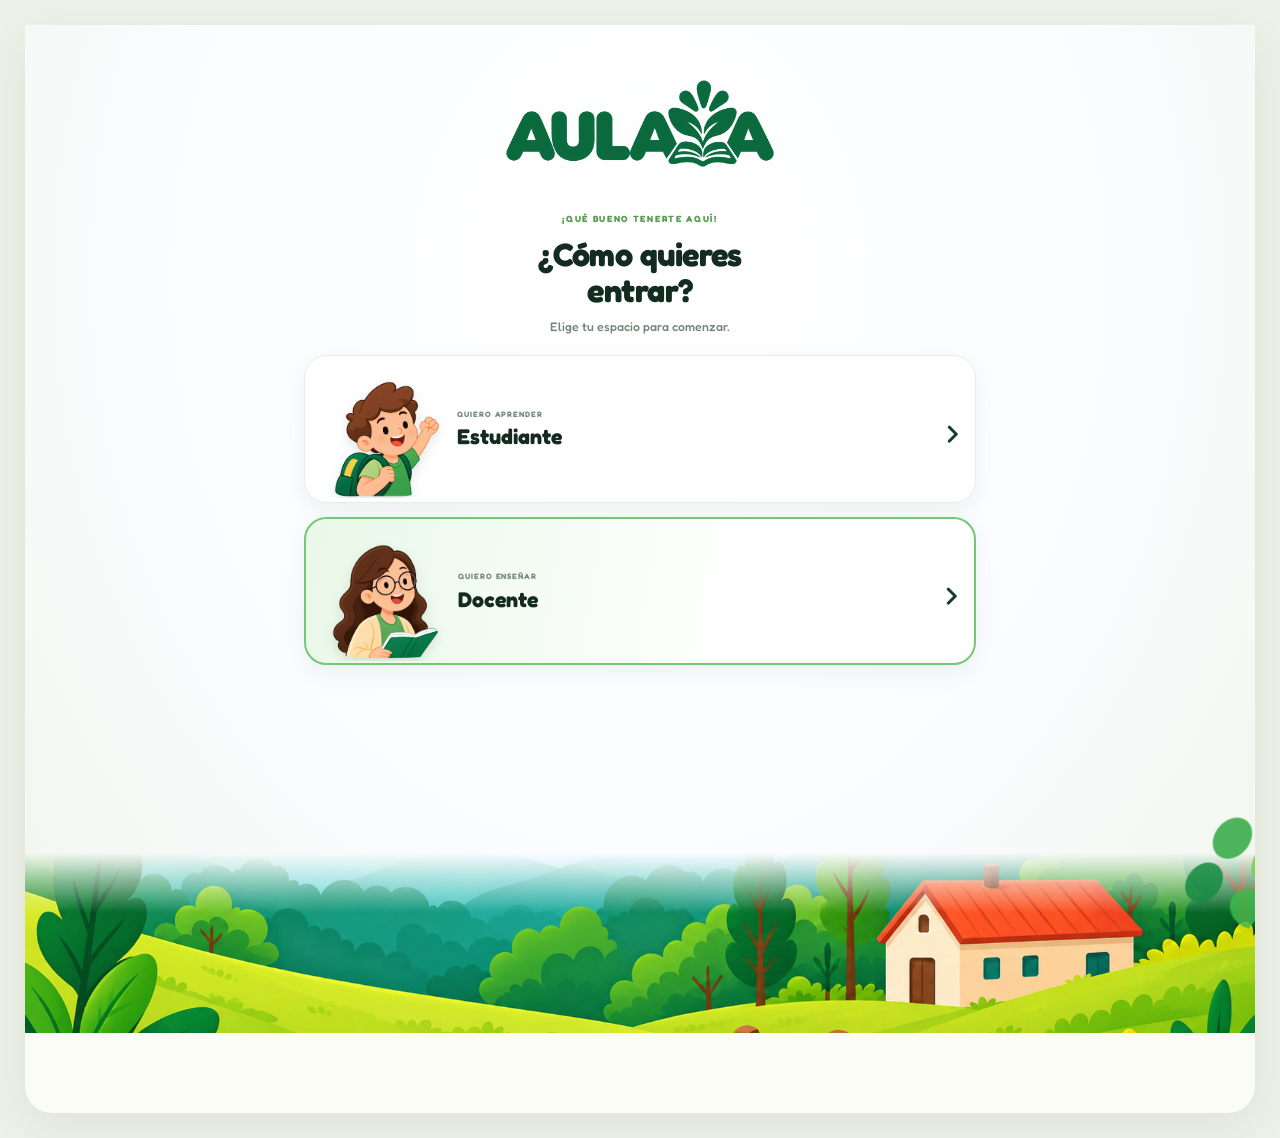
<file: index.html>
<!doctype html>
<html lang="es">
<head>
  <meta charset="UTF-8" />
  <meta name="viewport" content="width=device-width, initial-scale=1.0, viewport-fit=cover" />
  <meta name="theme-color" content="#006348" />
  <meta name="description" content="Aula ya! — Aprende jugando, incluso sin conexión." />
  <link rel="icon" href="favicon.ico" sizes="any" />
  <link rel="icon" type="image/png" sizes="64x64" href="assets/favicon.png" />
  <link rel="apple-touch-icon" href="assets/apple-touch-icon.png" />
  <meta name="apple-mobile-web-app-title" content="AulaYa" />
  <meta name="application-name" content="AulaYa" />
  <link rel="manifest" href="manifest.json" />
  <title>AulaYa</title>
  <link rel="preconnect" href="https://fonts.googleapis.com">
  <link rel="preconnect" href="https://fonts.gstatic.com" crossorigin>
  <link href="https://fonts.googleapis.com/css2?family=Fredoka:wght@400;500;600;700&display=swap" rel="stylesheet">
  <link rel="stylesheet" href="styles.css" />
</head>
<body>
  <div id="splash" class="splash" aria-label="Aula ya! cargando">
    <div class="splash-wave wave-top"></div><div class="splash-wave wave-bottom"></div>
    <img class="splash-logo" src="assets/aulaya-logo-white.png" alt="AULAYA" />
  </div>
  <main class="phone-app" id="app" aria-live="polite"></main>
  <div class="toast" id="toast" role="status"></div>
  <script src="supabase-config.js"></script>
  <script src="database.js"></script>
  <script src="question-bank.js"></script>
  <script src="teo-brain.js"></script>
  <script src="games.js"></script>
  <script src="app.js"></script>
</body>
</html>
</file>
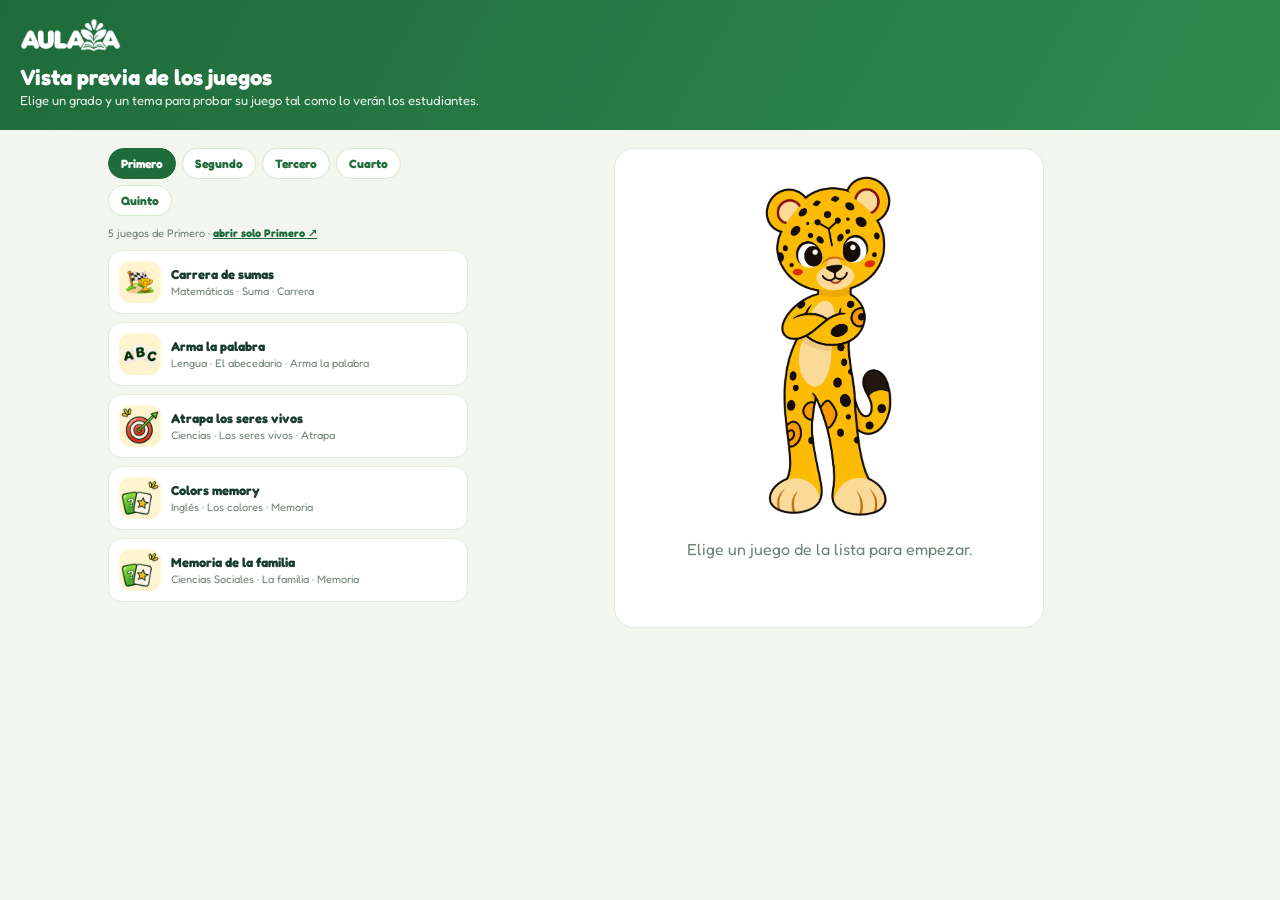
<file: juegos.html>
<!doctype html>
<html lang="es">
<head>
  <meta charset="UTF-8" />
  <meta name="viewport" content="width=device-width, initial-scale=1.0" />
  <title>AulaYa · Juegos</title>
  <link rel="preconnect" href="https://fonts.googleapis.com">
  <link rel="preconnect" href="https://fonts.gstatic.com" crossorigin>
  <link href="https://fonts.googleapis.com/css2?family=Fredoka:wght@400;500;600;700&display=swap" rel="stylesheet">
  <style>
    *{box-sizing:border-box}
    body{margin:0;font-family:Fredoka,system-ui,sans-serif;background:#f3f6ef;color:#173b31}
    header{background:linear-gradient(120deg,#1f6b3b,#2f8a4f);color:#fff;padding:18px 20px 22px}
    header img{height:34px;filter:brightness(0) invert(1)}
    header h1{margin:8px 0 2px;font-size:22px}
    header p{margin:0;font-size:13px;opacity:.9}
    main{display:grid;grid-template-columns:minmax(260px,360px) 1fr;gap:18px;padding:18px;max-width:1100px;margin:0 auto}
    @media(max-width:760px){main{grid-template-columns:1fr}}
    .tabs{display:flex;gap:6px;flex-wrap:wrap;margin-bottom:10px}
    .tab{border:0;border-radius:999px;padding:7px 12px;font:700 12px Fredoka,system-ui;background:#fff;color:#1f6b3b;cursor:pointer;border:1px solid #d6e8d0}
    .tab{text-decoration:none}.tab.on{background:#1f6b3b;color:#fff;border-color:#1f6b3b}
    .list{display:grid;gap:8px}
    .item{display:flex;align-items:center;gap:10px;width:100%;border:1px solid #e1ebdc;background:#fff;border-radius:14px;padding:10px;text-align:left;cursor:pointer;font-family:inherit;color:inherit}
    .item.on{border-color:#ee6b3b;box-shadow:0 0 0 2px #ee6b3b33}
    .item .ic img{width:38px;height:38px;object-fit:contain}
    .item .ic{flex:0 0 42px;height:42px;border-radius:12px;background:#fff4cf;display:grid;place-items:center;font-size:22px}
    .item b{display:block;font-size:13px}.item small{display:block;font-size:11px;color:#6f8275;margin-top:2px}
    .stage{background:#fff;border:1px solid #e1ebdc;border-radius:20px;padding:16px;min-height:480px;max-width:430px;width:100%;justify-self:center}
    .stage .meta{font-size:11px;color:#6f8275;margin:0 0 10px}
    .empty{display:grid;place-items:center;min-height:420px;text-align:center;color:#6f8275}
    .empty img{width:130px}
    .count{font-size:11px;color:#6f8275;margin:4px 0 10px}
  </style>
  <link rel="icon" href="favicon.ico" sizes="any" />
  <link rel="icon" type="image/png" sizes="64x64" href="assets/favicon.png" />
  <link rel="apple-touch-icon" href="assets/apple-touch-icon.png" />
</head>
<body>
  <header>
    <img src="assets/aulaya-logo-white.png" alt="Aula ya!">
    <h1>Vista previa de los juegos</h1>
    <p>Elige un grado y un tema para probar su juego tal como lo verán los estudiantes.</p>
  </header>
  <main>
    <section>
      <div class="tabs" id="tabs"></div>
      <div class="count" id="count"></div>
      <div class="list" id="list"></div>
    </section>
    <section class="stage" id="stage">
      <div class="empty"><div><img src="assets/aulaya-mascot.png" alt=""><p>Elige un juego de la lista para empezar.</p></div></div>
    </section>
  </main>
  <script src="games.js"></script>
  <script>
    const TOPICS = {
      Primero: { 'Matemáticas': 'Suma', 'Lengua': 'El abecedario', 'Ciencias': 'Los seres vivos', 'Inglés': 'Los colores', 'Ciencias Sociales': 'La familia' },
      Segundo: { 'Matemáticas': 'Resta', 'Lengua': 'Sustantivos', 'Ciencias': 'Las partes de la planta', 'Inglés': 'Los animales', 'Ciencias Sociales': 'La comunidad' },
      Tercero: { 'Matemáticas': 'Multiplicación', 'Lengua': 'El cuento', 'Ciencias': 'Los ecosistemas', 'Inglés': 'Los números', 'Ciencias Sociales': 'El municipio' },
      Cuarto: { 'Matemáticas': 'División', 'Lengua': 'El adjetivo', 'Ciencias': 'Los estados de la materia', 'Inglés': 'Las partes del cuerpo', 'Ciencias Sociales': 'Las regiones naturales de Colombia' },
      Quinto: { 'Matemáticas': 'Fracciones', 'Lengua': 'El texto argumentativo', 'Ciencias': 'El sistema digestivo', 'Inglés': 'Presente simple', 'Ciencias Sociales': 'La Independencia de Colombia' }
    };
    const params = new URLSearchParams(location.search), fixedGrade = TOPICS[params.get('grado')] ? params.get('grado') : null;
    let grade = fixedGrade || 'Primero', current = null, active = '';
    if (fixedGrade) { document.querySelector('header h1').textContent = `Juegos de ${fixedGrade}`; document.querySelector('header p').textContent = `Solo los juegos de ${fixedGrade}: un juego por materia.`; document.title = `AulaYa · Juegos de ${fixedGrade}`; }
    const tabs = document.getElementById('tabs'), list = document.getElementById('list'), stage = document.getElementById('stage');
    function drawTabs() {
      if (fixedGrade) { tabs.innerHTML = `<a class="tab" href="juegos.html">← Ver todos los grados</a>`; return; }
      tabs.innerHTML = Object.keys(TOPICS).map(g => `<button class="tab ${g === grade ? 'on' : ''}" data-g="${g}">${g}</button>`).join('');
      tabs.querySelectorAll('.tab').forEach(b => b.onclick = () => { grade = b.dataset.g; drawTabs(); drawList(); });
    }
    function drawList() {
      const entries = Object.entries(TOPICS[grade]);
      document.getElementById('count').innerHTML = fixedGrade ? `${entries.length} juegos de ${grade}` : `${entries.length} juegos de ${grade} · <a href="juegos.html?grado=${grade}" style="color:#1f6b3b;font-weight:700">abrir solo ${grade} ↗</a>`;
      list.innerHTML = entries.map(([subject, topic]) => {
        const g = window.AulaGames.get(grade, subject);
        return `<button class="item ${active === grade + subject ? 'on' : ''}" data-s="${subject}"><span class="ic">${g.icon}</span><span><b>${g.title}</b><small>${subject} · ${topic} · ${g.kind}</small></span></button>`;
      }).join('');
      list.querySelectorAll('.item').forEach(b => b.onclick = () => open(b.dataset.s));
    }
    function open(subject) {
      if (current) current.destroy();
      active = grade + subject; drawList();
      const g = window.AulaGames.get(grade, subject);
      stage.innerHTML = `<p class="meta">${grade} · ${subject} · ${TOPICS[grade][subject]}</p><div id="game"></div>`;
      current = window.AulaGames.mount(document.getElementById('game'), g, { onExit: () => { stage.innerHTML = '<div class="empty"><div><img src="assets/aulaya-mascot.png" alt=""><p>Elige otro juego de la lista.</p></div></div>'; active = ''; drawList(); } });
      if (window.innerWidth < 760) stage.scrollIntoView({ behavior: 'smooth' });
    }
    drawTabs(); drawList();
  </script>
</body>
</html>
</file>
<file: styles.css>
:root{font-family:Fredoka,system-ui,sans-serif;color:#173b31;background:#f4f5ec;font-synthesis:none;font-optical-sizing:auto;font-weight:500;--green:#07884e;--deep:#006348;--pale:#edf7e6;--text:#173b31;--muted:#718078;--line:#e9eee5;--yellow:#ffb51b}*{box-sizing:border-box}body{margin:0;min-height:100vh;background:#f4f5ec}.splash{position:fixed;inset:0;z-index:50;display:grid;place-items:center;overflow:hidden;background:radial-gradient(ellipse at 52% 44%,#00775a 0,#006349 57%,#005b47 100%);transition:opacity .7s,visibility .7s}.splash.gone{opacity:0;visibility:hidden}.splash-wave{position:absolute;width:85vw;height:43vw;min-width:750px;min-height:365px;background:linear-gradient(135deg,#0b9a70,#057c61);border-radius:48% 52% 0 0}.wave-top{top:-31vw;left:-24vw;transform:rotate(-12deg)}.wave-bottom{bottom:-36vw;right:-20vw;transform:rotate(166deg)}.splash-logo{position:relative;z-index:1;width:min(82vw,825px);filter:drop-shadow(0 8px 8px #004d3c35)}.logo-word{font:900 112px Fredoka,sans-serif;letter-spacing:-5px}.phone-app{width:min(100%,460px);min-height:100dvh;background:#fbfcf6;margin:0 auto;position:relative;padding-bottom:calc(72px + env(safe-area-inset-bottom));box-shadow:0 0 48px #173b310d;overflow:hidden}.app-header{height:60px;display:flex;align-items:center;justify-content:space-between;padding:0 19px;background:#fbfcf6;position:sticky;top:0;z-index:8}.brand{display:flex;align-items:center;color:#14553c;font-size:18px;line-height:1;font-weight:900;letter-spacing:-.7px}.brand-leaf{color:#56ad3a;font-size:18px;transform:rotate(-24deg);margin:0 -2px -9px -1px}.head-actions{display:flex;align-items:center;gap:9px}.head-button{border:0;background:transparent;width:32px;height:32px;display:grid;place-items:center;color:#304a3d;font-size:19px;position:relative;cursor:pointer}.coin-pill{height:28px;min-width:61px;border-radius:18px;background:#fff2ce;display:flex;align-items:center;gap:5px;padding:0 7px;color:#57452b;font-weight:900;font-size:12px}.coin-icon{width:19px;height:19px;background:#ffad18;border:2px solid #ffd166;border-radius:50%;display:grid;place-items:center;color:white;font-size:11px;box-shadow:0 1px 3px #b56a13}.notif-dot{position:absolute;width:8px;height:8px;border-radius:50%;background:#ff5a45;right:5px;top:5px;border:1px solid white}.page{padding:0 17px 17px;animation:appear .22s ease}@keyframes appear{from{opacity:.5;transform:translateY(4px)}to{opacity:1;transform:translateY(0)}}.hero{height:218px;margin:0 -17px 12px;overflow:hidden;position:relative;background:linear-gradient(180deg,#84d0e3 0%,#d8f4e9 43%,#76b957 44%,#268a4a 100%);padding:14px 20px}.hero:before{content:"";position:absolute;inset:75px 0 0;background:linear-gradient(160deg,transparent 0 17%,#5db466 17.5% 31%,transparent 31.5%),linear-gradient(200deg,transparent 0 32%,#188a4e 32.5% 51%,transparent 51.5%),linear-gradient(18deg,#236f3d 0 25%,transparent 25.5%);opacity:.8}.hero:after{content:"";position:absolute;bottom:-53px;left:-10%;width:120%;height:106px;border-radius:50% 50% 0 0;background:#43a954}.hero-topline{position:relative;z-index:2;display:flex;align-items:center;justify-content:space-between}.hero-greet{font-size:19px;font-weight:900;line-height:1.15;color:#18452f}.hero-greet small{display:block;font-size:12px;font-weight:700;color:#365a47;margin-top:3px}.star-badge{font-weight:900;color:#45523c;font-size:12px;background:#ffffffdf;border-radius:18px;padding:5px 8px}.star-badge b{font-size:17px;color:#ffb21b;vertical-align:-1px}.mascot{position:absolute;z-index:2;font-size:110px;line-height:1;bottom:-4px;left:50%;transform:translateX(-50%);filter:drop-shadow(0 4px 1px #34663255)}.hero-cloud{position:absolute;z-index:1;right:18px;top:60px;color:#fff9;font-size:26px}.subject-grid{display:grid;grid-template-columns:repeat(6,1fr);gap:8px;margin-bottom:17px}.subject{border:0;border-radius:12px;min-height:86px;background:#e8f6de;display:flex;flex-direction:column;justify-content:center;align-items:center;gap:4px;color:#163e30;font:800 11px Fredoka;cursor:pointer;transition:.15s}.subject:active{transform:scale(.96)}.subject:nth-child(1),.subject:nth-child(2),.subject:nth-child(3){grid-column:span 2}.subject:nth-child(4),.subject:nth-child(5){grid-column:span 3}.subject:nth-child(2){background:#fff0d8}.subject:nth-child(3){background:#e4f4df}.subject:nth-child(4){background:#ddf2ff}.subject:nth-child(5){background:#eeebff}.subject-icon{font-size:29px;line-height:1}.section-title{display:flex;align-items:center;justify-content:space-between;margin:12px 1px 8px}.section-title h2{margin:0;font-size:14px;font-weight:900;color:#1c4232}.section-title button{border:0;background:none;color:#08794a;font:800 10px Fredoka;cursor:pointer}.section-title .chevron{color:#829287;font-size:18px}.course-row{border:1px solid #edf0e9;border-radius:13px;background:white;padding:9px;display:flex;align-items:center;gap:10px;margin-bottom:8px;cursor:pointer}.course-icon{width:42px;height:42px;border-radius:11px;background:#e7f6dc;display:grid;place-items:center;font-size:25px;flex-shrink:0}.course-detail{flex:1;min-width:0}.course-detail b{display:block;font-size:11px;font-weight:900}.course-detail small{font-size:9px;color:#7b8b80}.progress-line{height:6px;background:#e9eee6;border-radius:6px;margin-top:6px;overflow:hidden}.progress-line i{height:100%;background:#0b9d5a;display:block;border-radius:6px}.course-pct{font-size:9px;color:#6f7e73;font-weight:800}.bottom-nav{position:fixed;z-index:10;bottom:0;left:50%;transform:translateX(-50%);width:min(100%,460px);height:calc(62px + env(safe-area-inset-bottom));padding:4px 9px env(safe-area-inset-bottom);display:flex;justify-content:space-around;align-items:center;background:#fffffffa;border-top:1px solid #edf0e8;box-shadow:0 -3px 12px #254b3010}.nav-button{height:51px;min-width:58px;border:0;background:transparent;color:#7d8b81;display:flex;flex-direction:column;align-items:center;justify-content:center;gap:1px;font:700 9px Fredoka;position:relative;cursor:pointer}.nav-button .nav-glyph{font-size:21px;line-height:1.1}.nav-button.active{color:#07884e}.nav-button.active:after{content:"";position:absolute;bottom:0;width:31px;height:3px;border-radius:3px;background:#0b9c57}.nav-count{position:absolute;top:1px;right:13px;background:#0b9c57;border-radius:10px;min-width:15px;height:15px;display:grid;place-items:center;color:white;font-size:8px;border:1px solid white}.page-heading{margin:7px 0 14px;display:flex;align-items:center;gap:10px}.back{width:30px;height:30px;border:0;border-radius:50%;background:#fff;color:#33543f;font-size:19px;cursor:pointer}.page-heading h1{font-size:16px;font-weight:900;margin:0;flex:1}.pill-count{font-size:10px;font-weight:900;background:#fff0ce;border-radius:16px;padding:5px 8px;color:#76562c}.tabs{display:grid;grid-template-columns:1fr 1fr;gap:4px;background:#eef2e9;border-radius:9px;padding:3px;margin-bottom:13px}.tab{border:0;background:transparent;border-radius:7px;height:32px;color:#66776d;font:800 10px Fredoka;cursor:pointer}.tab.active{background:#098a4f;color:#fff;box-shadow:0 2px 4px #07754525}.storage-card{padding:11px 12px;background:white;border:1px solid #edf0e9;border-radius:12px;margin-bottom:13px}.storage-top{display:flex;justify-content:space-between;font-size:10px;font-weight:900;margin-bottom:8px}.storage-top span:last-child{color:#839086;font-weight:700}.storage-track{height:8px;border-radius:8px;background:#e9eee6;overflow:hidden}.storage-track i{display:block;height:100%;width:39%;background:#20b16b;border-radius:8px}.download-row{display:flex;align-items:center;gap:9px;border:1px solid #eff1eb;background:#fff;border-radius:11px;padding:9px;margin-bottom:7px;min-height:56px}.file-icon{width:34px;height:36px;border-radius:7px;display:grid;place-items:center;font-size:16px;font-weight:900;flex-shrink:0}.file-icon.pdf{background:#ffebe8;color:#fb584d}.file-icon.video{background:#f1e9ff;color:#8950dc}.file-icon.image{background:#e6f2ff;color:#438be2}.file-icon.sheet{background:#e6f5eb;color:#359b60}.file-copy{flex:1;min-width:0}.file-copy b{display:block;font-size:10px;font-weight:900;white-space:nowrap;overflow:hidden;text-overflow:ellipsis}.file-copy small{font-size:8px;color:#869188}.download-action{border:0;border-radius:7px;background:#eff9e9;color:#178447;padding:6px 8px;font:800 9px Fredoka;cursor:pointer;white-space:nowrap}.download-action.done{border-radius:50%;width:23px;height:23px;padding:0;background:#e8f6e8;font-size:12px}.kebab{border:0;background:none;color:#637268;font-size:18px;cursor:pointer}.empty-state{text-align:center;padding:35px 16px;color:#809084}.empty-state .empty-icon{font-size:40px}.empty-state b{display:block;font-size:13px;color:#254634;margin:6px}.empty-state p{font-size:10px;line-height:1.55}.success-card{text-align:center;background:#eff9e9;border:1px solid #d6edcd;border-radius:14px;padding:25px 18px;margin-top:20px}.success-icon{width:72px;height:72px;border-radius:50%;background:#daf3d3;color:#0a9d58;display:grid;place-items:center;margin:0 auto 10px;font-size:39px}.success-card h2{font-size:18px;margin:0 0 4px}.success-card p{margin:0 0 15px;font-size:10px;color:#738478}.wide-button{width:100%;height:40px;border:0;border-radius:9px;background:#098a4f;color:white;font:900 11px Fredoka;margin:4px 0;cursor:pointer}.wide-button.secondary{background:white;color:#326247;border:1px solid #d8e9d5}.custom-hero{height:160px;margin:0 -17px 11px;position:relative;overflow:hidden;background:linear-gradient(170deg,#73cce4 0 42%,#459b54 43% 70%,#187146 71%);display:grid;place-items:center}.custom-mascot{font-size:93px;filter:drop-shadow(0 4px 2px #174f3355)}.custom-hero:before{content:"";position:absolute;inset:auto -10% -61px;height:100px;background:#26934d;border-radius:50%}.custom-top{position:absolute;right:15px;top:12px;background:#fff;border-radius:14px;padding:4px 9px;font-size:10px;font-weight:900}.custom-tabs{display:flex;gap:7px;overflow:auto;padding:3px 0 10px;scrollbar-width:none}.custom-chip{border:1px solid #e5ebe2;background:#fff;color:#637269;border-radius:15px;padding:6px 11px;white-space:nowrap;font:800 9px Fredoka;cursor:pointer}.custom-chip.active{background:#0b8d52;color:white;border-color:#0b8d52}.shop-grid{display:grid;grid-template-columns:repeat(3,1fr);gap:8px}.shop-item{position:relative;border:1px solid #edf0e9;background:#fff;border-radius:10px;padding:7px;text-align:center;cursor:pointer;min-width:0}.shop-art{height:58px;border-radius:7px;display:grid;place-items:center;font-size:36px;background:linear-gradient(155deg,#d5f0dd,#8cc79b)}.shop-item:nth-child(3n+2) .shop-art{background:linear-gradient(155deg,#ffe8c8,#f1bd73)}.shop-item:nth-child(3n) .shop-art{background:linear-gradient(155deg,#d9ecff,#82b8e8)}.shop-item b{display:block;font-size:9px;margin:5px 0 2px}.shop-price{font-size:8px;font-weight:900;color:#946820}.owned{position:absolute;right:8px;top:8px;background:#0d9d59;color:white;width:15px;height:15px;border-radius:50%;font-size:10px;display:grid;place-items:center}.profile-banner{background:linear-gradient(160deg,#80cde3 0 44%,#4caa5b 44%);height:157px;margin:0 -17px 0;position:relative;display:grid;place-items:center}.profile-banner .custom-mascot{font-size:100px}.profile-summary{background:#fff;border-radius:13px;margin-top:-8px;position:relative;display:grid;grid-template-columns:1fr 1fr;padding:12px 9px;box-shadow:0 3px 10px #1c49310d}.profile-info{display:flex;gap:7px;align-items:center;justify-content:center;border-right:1px solid #edf0e9}.profile-info:last-child{border:0}.info-icon{width:27px;height:27px;border-radius:8px;background:#e6f5e7;color:#129455;display:grid;place-items:center}.profile-info b{display:block;font-size:9px}.profile-info small{display:block;font-size:8px;color:#7d8b82}.profile-list-head{display:flex;justify-content:space-between;align-items:center;margin:17px 1px 8px;font-size:14px;font-weight:900}.add-profile{border:0;background:#e8f7e9;border-radius:15px;padding:6px 9px;color:#12854b;font:800 9px Fredoka;cursor:pointer}.profile-row{background:#fff;border:1px solid #eff1eb;border-radius:11px;padding:7px 9px;display:flex;align-items:center;gap:8px;margin-bottom:7px}.profile-avatar{width:35px;height:35px;background:#e7f1dd;border-radius:50%;display:grid;place-items:center;font-size:23px}.profile-row b{font-size:10px;flex:1}.profile-row button{border:0;background:transparent;color:#607468;font-size:16px;cursor:pointer}.settings-row{display:flex;align-items:center;gap:10px;padding:10px 11px;background:white;border:1px solid #eff1eb;border-radius:11px;margin-bottom:7px;cursor:pointer}.settings-icon{width:34px;height:34px;display:grid;place-items:center;border-radius:50%;background:#e8f7e9;color:#159458;font-size:16px}.settings-copy{flex:1}.settings-copy b{font-size:10px;display:block}.settings-copy small{font-size:8px;color:#869188}.settings-arrow{color:#87988c;font-size:19px}.notification-filter{display:flex;gap:6px;overflow:auto;margin:0 -17px 10px;padding:0 17px 5px;scrollbar-width:none}.filter-chip{border:0;border-radius:15px;background:#fff;padding:6px 10px;color:#718078;font:800 9px Fredoka;white-space:nowrap;cursor:pointer}.filter-chip.active{background:#e5f4e4;color:#168748}.read-all{border:0;background:none;color:#10834a;font:800 9px Fredoka;cursor:pointer}.notice-row{display:flex;align-items:center;gap:9px;background:white;border:1px solid #eff1eb;border-radius:11px;padding:9px;margin-bottom:7px;position:relative}.notice-icon{width:34px;height:34px;border-radius:11px;display:grid;place-items:center;background:#fff1d9;font-size:17px;flex-shrink:0}.notice-icon.purple{background:#f1eaff}.notice-icon.green{background:#e8f7e6}.notice-icon.blue{background:#e7f2ff}.notice-copy{flex:1}.notice-copy b{font-size:9px;display:block}.notice-copy small{font-size:8px;color:#87938b;line-height:1.35;display:block;margin-top:2px}.notice-time{font-size:7px;color:#95a097;align-self:flex-start;white-space:nowrap}.unread-dot{width:6px;height:6px;border-radius:50%;background:#119654;position:absolute;right:9px;bottom:9px}.offline-banner{display:flex;align-items:center;gap:9px;border-radius:10px;background:#ffefeb;border:1px solid #ffe0d8;padding:9px 10px;margin-bottom:11px}.offline-icon{font-size:19px;color:#f26156}.offline-banner b{display:block;font-size:9px}.offline-banner small{font-size:8px;color:#7d8882}.offline-banner button{margin-left:auto;border:0;background:none;color:#dc806e;cursor:pointer}.class-card{background:#fff;border:1px solid #edf0e9;border-radius:13px;padding:11px;margin-bottom:11px}.class-head{display:flex;align-items:center;gap:9px}.teacher-mascot{width:53px;height:53px;background:#e6f6df;border-radius:11px;display:grid;place-items:center;font-size:35px}.class-title{flex:1}.class-title b{display:block;font-size:12px;font-weight:900}.class-title small{font-size:9px;color:#7c897f}.class-pct{font-size:9px;color:#7e8b82;font-weight:800}.class-actions{display:grid;grid-template-columns:1fr 1fr;gap:7px;margin-top:10px}.class-tab{height:34px;border:0;border-radius:8px;background:#f2f5ee;color:#50685a;font:800 9px Fredoka;cursor:pointer}.class-tab.active{background:#078f51;color:white}.topic-label{font-size:12px;font-weight:900;margin:15px 0 7px}.topic-row{display:flex;align-items:center;gap:8px;padding:8px 7px;border-bottom:1px solid #f0f2ec}.topic-number{width:23px;height:23px;border-radius:50%;display:grid;place-items:center;background:#e9eee8;color:#829086;font-size:11px;font-weight:900;flex-shrink:0}.topic-row.complete .topic-number{background:#1aa65e;color:white}.topic-row.current .topic-number{background:#08a259;color:white}.topic-main{flex:1}.topic-main b{font-size:9px;display:block}.topic-row.current .topic-main b{color:#07884e}.topic-progress{height:5px;border-radius:5px;background:#edf0ea;margin-top:4px}.topic-progress i{display:block;height:100%;background:#0eaa5d;border-radius:5px}.topic-row small{font-size:8px;color:#87938a}.topic-detail-intro{font-size:10px;color:#6f7f74;line-height:1.5;margin:0 0 10px}.activity-row{display:flex;align-items:center;gap:9px;padding:9px;background:white;border:1px solid #edf0e9;border-radius:11px;margin-bottom:7px}.activity-row.done{border-color:#d9ecda}.activity-check{width:19px;height:19px;border:2px solid #c9d5cb;border-radius:50%;display:grid;place-items:center;font-size:11px;color:white;flex-shrink:0}.activity-row.done .activity-check{background:#08a45a;border-color:#08a45a}.activity-icon{width:34px;height:34px;border-radius:9px;background:#e7f6e7;color:#0c9553;display:grid;place-items:center;font-size:17px}.activity-copy{flex:1}.activity-copy b{display:block;font-size:9px}.activity-copy small{font-size:8px;color:#87938b}.activity-score{font-size:8px;font-weight:900;color:#0b9955}.quiz-card{background:#fff;border:1px solid #edf0e9;border-radius:14px;padding:15px 13px}.quiz-meta{display:flex;justify-content:space-between;font-size:9px;color:#7a887d;font-weight:800}.quiz-meta .reward{color:#a1701b}.quiz-question{font-size:14px;font-weight:900;line-height:1.4;margin:17px 0}.quiz-options{display:grid;gap:8px}.quiz-option{border:1px solid #e6ece4;border-radius:10px;background:#fff;padding:10px;text-align:left;color:#244333;font:800 10px Fredoka;cursor:pointer}.quiz-option:hover{border-color:#81c697;background:#f5fbf1}.quiz-option.wrong{border-color:#ffbbb3;background:#fff3f1;color:#a63e35}.quiz-option.correct{border-color:#80d49a;background:#edfaee;color:#126439}.quiz-feedback{min-height:34px;font-size:10px;line-height:1.45;color:#61766a;padding-top:9px}.toast{position:fixed;z-index:60;bottom:calc(76px + env(safe-area-inset-bottom));left:50%;transform:translate(-50%,8px);opacity:0;pointer-events:none;background:#163c2e;color:white;border-radius:10px;padding:10px 15px;font-size:10px;font-weight:800;white-space:nowrap;box-shadow:0 5px 22px #143d2e30;transition:.2s}.toast.show{transform:translate(-50%,0);opacity:1}.modal-scrim{position:fixed;z-index:30;inset:0;background:#18362974;display:flex;align-items:flex-end;justify-content:center}.modal-sheet{width:min(100%,460px);border-radius:18px 18px 0 0;background:#fbfcf6;padding:17px 19px calc(22px + env(safe-area-inset-bottom));box-shadow:0 -12px 35px #173b3122;animation:slideup .22s ease}.modal-sheet h2{font-size:15px;margin:0 0 6px}.modal-sheet p{font-size:10px;line-height:1.5;color:#718078}.modal-grabber{width:35px;height:4px;background:#dce4db;border-radius:5px;margin:0 auto 15px}.modal-actions{display:grid;gap:7px;margin-top:12px}.form-input{width:100%;height:39px;border:1px solid #dfe9df;border-radius:9px;background:white;padding:0 11px;font:700 11px Fredoka;color:#173b31;margin:5px 0}.danger-button{width:100%;height:39px;border:0;border-radius:9px;background:#ee433f;color:white;font:900 10px Fredoka;cursor:pointer}@keyframes slideup{from{transform:translateY(40px);opacity:0}to{transform:translateY(0);opacity:1}}@media(min-width:600px){body{padding:20px 0}.phone-app{min-height:calc(100vh - 40px);border-radius:19px;overflow:visible}.app-header{border-radius:19px 19px 0 0}.bottom-nav{bottom:20px;border-radius:0 0 19px 19px}.splash-wave{min-width:900px}.toast{bottom:95px}}

.phone-app{background:var(--app-bg,#fbfcf6)}
.phone-app{overflow:visible}

.mascot{width:132px;height:153px;display:block;font-size:0;bottom:-4px}.mascot img{width:100%;height:100%;object-fit:contain}.custom-mascot{width:120px;height:126px;display:grid;place-items:center;font-size:0;position:relative;z-index:2}.custom-mascot img{width:100%;height:100%;object-fit:contain}.profile-banner .custom-mascot{width:132px;height:145px;font-size:0}

.coin-pill{border:0;cursor:pointer;font:900 12px Fredoka}.emoji-avatar{font-size:82px;line-height:1;filter:drop-shadow(0 4px 2px #174f3355)}.custom-mascot .emoji-avatar{font-size:86px}.profile-banner .custom-mascot .emoji-avatar{font-size:95px}.lesson-player{background:#fff;border:1px solid #edf0e9;border-radius:13px;padding:10px;margin:12px 0}.player-scene{height:205px;border-radius:9px;background:linear-gradient(150deg,#81cce0,#dff2d7 48%,#58a65c 49%,#276f42);display:flex;flex-direction:column;align-items:center;justify-content:center;gap:8px;color:#fff;text-shadow:0 2px 5px #163c31;font-size:35px}.player-scene small{font-size:10px;font-weight:900}.player-controls{display:grid;grid-template-columns:1fr 1fr;gap:7px;padding-top:8px}.search-result{cursor:pointer}.custom-hero,.profile-banner{background:var(--scene,linear-gradient(170deg,#73cce4 0 42%,#459b54 43% 70%,#187146 71%))}

/* Refined student visual system */
:root{--green:#09864e;--deep:#005e45;--pale:#eef7e9;--text:#193b30;--muted:#7b887f}body{background:#f3f5ed}.phone-app{background:var(--app-bg,#fbfcf6)}.app-header{height:64px;padding:0 20px;background:#fcfdf8;border-bottom:1px solid #edf0e8}.brand{font-size:19px;letter-spacing:-.9px}.brand>span:first-child{width:28px;height:28px;border-radius:10px;background:#e9f7e7;display:grid;place-items:center;font-size:16px;margin-right:3px}.head-actions{gap:7px}.head-button{width:33px;height:33px;border-radius:10px;background:#f2f6ee;color:#3c5c48}.coin-pill{height:30px;padding:0 9px;background:#fff1c8;color:#654d28;box-shadow:0 2px 5px #8c6c1c12}.page{padding:9px 18px 20px}.hero{height:222px;margin:3px -7px 18px;border-radius:18px;background:linear-gradient(180deg,#89d7ed 0%,#d9f2e9 42%,#82c96e 43%,#2d8a4b 100%);box-shadow:0 6px 18px #276b3d18}.hero:before{inset:72px 0 0;opacity:.68;background:linear-gradient(160deg,transparent 0 17%,#70bd68 17.5% 31%,transparent 31.5%),linear-gradient(200deg,transparent 0 32%,#16834a 32.5% 51%,transparent 51.5%),linear-gradient(18deg,#286d40 0 25%,transparent 25.5%)}.hero:after{background:linear-gradient(180deg,#43ad56,#27934e);height:82px;bottom:-44px}.hero-greet{font-size:20px;letter-spacing:-.3px}.hero-greet small{font-size:12px;color:#355744}.star-badge{padding:6px 10px;box-shadow:0 2px 8px #4a7b4517}.mascot{width:148px;height:218px;bottom:-4px;left:58%;z-index:3;filter:drop-shadow(0 6px 5px #174f3330)}.mascot img{object-fit:contain}.hero-cloud{right:29px;top:74px;font-size:29px;opacity:.8}.subject-grid{gap:9px;margin:0 0 20px}.subject{min-height:88px;border:1px solid #e8eee3;box-shadow:0 3px 8px #315c3810;border-radius:15px;font-size:11px;letter-spacing:.05px}.subject:nth-child(1){background:linear-gradient(145deg,#e6f7de,#dff1d3)}.subject:nth-child(2){background:linear-gradient(145deg,#fff3dc,#ffebca)}.subject:nth-child(3){background:linear-gradient(145deg,#eaf8e5,#dcefd8)}.subject:nth-child(4){background:linear-gradient(145deg,#e3f5ff,#d8efff)}.subject:nth-child(5){background:linear-gradient(145deg,#f1edff,#e8e2ff)}.subject-icon{font-size:31px;filter:drop-shadow(0 2px 1px #183c2a12)}.section-title{margin:18px 2px 9px}.section-title h2{font-size:14px;letter-spacing:-.15px}.section-title button{font-size:10px}.course-row{border:1px solid #edf0e9;border-radius:14px;padding:11px;background:#fff;box-shadow:0 3px 10px #264a3210;transition:transform .16s,box-shadow .16s}.course-row:active,.shop-item:active{transform:scale(.985)}.course-icon{width:44px;height:44px;border-radius:13px;background:linear-gradient(145deg,#eff9e8,#e1f2d8)}.course-detail b{font-size:11px}.course-detail small{font-size:9px}.progress-line{height:6px;background:#e9efe6}.progress-line i{background:linear-gradient(90deg,#21a65d,#69c476)}.bottom-nav{height:calc(68px + env(safe-area-inset-bottom));padding:5px 12px env(safe-area-inset-bottom);background:#fffffff5;box-shadow:0 -5px 18px #24462f12;border-top:1px solid #edf1e9}.nav-button{border-radius:12px;min-width:67px;height:52px;font-size:9px;transition:background .15s}.nav-button.active{background:#edf7e9;color:#087e48}.nav-button.active:after{display:none}.nav-button .nav-glyph{font-size:22px}.page-heading{margin:7px 0 16px}.page-heading h1{font-size:17px;letter-spacing:-.25px}.class-card,.quiz-card,.agenda-panel{border-radius:15px;box-shadow:0 4px 15px #244b3310}.class-card{padding:13px}.topic-row{padding:10px 8px}.topic-main b{font-size:10px}.download-row,.settings-row,.notice-row,.profile-row{border-radius:13px;box-shadow:0 2px 8px #244b3309}.tabs{border-radius:11px}.tab{height:35px}.custom-hero,.profile-banner{border-radius:15px;overflow:hidden}.custom-hero{margin:0 -7px 14px}.shop-item{border-radius:12px;box-shadow:0 3px 8px #244b330b;padding:8px}.shop-art{border-radius:9px}.profile-summary{border:1px solid #eef1e9;box-shadow:0 4px 12px #244b330c;border-radius:14px}.settings-row{padding:11px}.empty-state,.success-card{border-radius:15px}.wide-button{border-radius:10px;box-shadow:0 3px 7px #0b75431a}.wide-button.secondary{box-shadow:none}.modal-sheet{border-radius:20px 20px 0 0}.toast{border-radius:12px}
@media(max-width:560px){.page{padding:7px 15px 19px}.hero{margin:2px -4px 16px;height:220px}.subject-grid{gap:8px}.subject{min-height:83px}.mascot{width:142px;height:211px;left:59%}.section-title{margin-top:16px}.bottom-nav{height:calc(66px + env(safe-area-inset-bottom))}}

.brand{width:135px;height:40px;display:flex;align-items:center}.brand img{display:block;width:135px;height:40px;object-fit:contain}.app-header{background:#fff}.splash-logo{width:min(82vw,850px);height:auto;max-height:42vh;object-fit:contain}.splash{background:radial-gradient(ellipse at 52% 44%,#00775a 0,#006349 57%,#005b47 100%)}

.hero{background-color:#9bdded;background-image:url(assets/student-home-landscape.png);background-size:cover;background-position:center bottom;background-repeat:no-repeat}.hero:before,.hero:after{display:none}

.hero{height:258px;background-color:#fff8e5;background-image:linear-gradient(180deg,#fff8e5 0%,#fff8e5 17%,rgba(255,248,229,.92) 28%,rgba(255,248,229,.54) 39%,transparent 52%),url(assets/student-home-landscape.png);background-size:cover;background-position:center bottom;border-radius:18px;overflow:hidden}.hero-greet{position:relative;z-index:4;color:#14273b;font-size:27px;line-height:1.08;letter-spacing:-.55px;text-shadow:0 1px 0 #fff9}.hero-greet small{font-size:16px;line-height:1.2;margin-top:7px;color:#26394b;font-weight:600;letter-spacing:-.15px}.hero-topline{z-index:4;align-items:flex-start}.mascot{width:155px;height:218px;left:44%;bottom:-52px;z-index:3}.star-badge{position:relative;z-index:5}.hero-cloud{display:none}
@media(max-width:560px){.hero{height:250px;margin:2px -4px 16px}.hero-greet{font-size:25px}.hero-greet small{font-size:15px}.mascot{width:148px;height:212px;left:43%;bottom:-53px}}

.streak-button{display:flex;align-items:center;justify-content:center;gap:3px}.streak-star{color:#b9c2ba;line-height:1;font-size:17px;transition:color .25s,transform .25s}.streak-star.earned{color:#ffb51b;transform:scale(1.08);text-shadow:0 1px 3px #e6a00035}.star-badge[data-streak="0"] b{color:#b9c2ba}.star-badge[data-streak]:not([data-streak="0"]) b{color:#ffb51b}

.splash{transition:opacity .3s ease,visibility .3s ease}

.subject-logo{width:44px;height:44px;border-radius:12px;object-fit:contain;filter:drop-shadow(0 2px 2px #155b3920)}

.teacher-mascot.math-logo{padding:0;overflow:hidden;font-size:0;background:#e6f6df}.teacher-mascot.math-logo::before{content:"";display:block;width:100%;height:100%;background:url(assets/matematicas.svg) center/contain no-repeat}

.teacher-mascot.math-logo{width:68px;height:68px;flex:0 0 68px;border-radius:16px}.teacher-mascot.math-logo::before{width:100%;height:100%;background-size:contain}.subject-logo{width:50px;height:50px;flex-shrink:0}.class-head{gap:13px}.class-card{padding:15px}
@media(max-width:560px){.teacher-mascot.math-logo{width:62px;height:62px;flex-basis:62px}.subject-logo{width:48px;height:48px}}

.teacher-mascot.lang-logo{width:68px;height:68px;flex:0 0 68px;padding:0;overflow:hidden;border-radius:16px;font-size:0;background:#fff5e6}.teacher-mascot.lang-logo::before{content:"";display:block;width:100%;height:100%;background:url(assets/lengua-icon.svg) center/contain no-repeat}
@media(max-width:560px){.teacher-mascot.lang-logo{width:62px;height:62px;flex-basis:62px}}

.nav-download-logo{display:block;width:24px;height:24px;object-fit:contain}.nav-button.active .nav-download-logo{filter:drop-shadow(0 1px 1px #203d5120)}

.subject-logo.math-full-logo{width:100%;height:78px;object-fit:contain;border-radius:13px;filter:none}.teacher-mascot.math-logo{width:88px;height:66px;flex:0 0 88px;border-radius:14px;padding:0;font-size:0;overflow:hidden;background:transparent}.teacher-mascot.math-logo::before{content:none;display:none}.teacher-mascot.math-logo img{display:block;width:100%;height:100%;object-fit:contain}
@media(max-width:560px){.subject-logo.math-full-logo{height:74px}.teacher-mascot.math-logo{width:78px;height:59px;flex-basis:78px}}

.subject-logo.language-full-logo{width:100%;height:78px;object-fit:contain;border-radius:13px;filter:none}.teacher-mascot.lang-logo{width:88px;height:66px;flex:0 0 88px;border-radius:14px;padding:0;font-size:0;overflow:hidden;background:transparent}.teacher-mascot.lang-logo::before{content:none;display:none}.teacher-mascot.lang-logo img{display:block;width:100%;height:100%;object-fit:contain}
@media(max-width:560px){.subject-logo.language-full-logo{height:74px}.teacher-mascot.lang-logo{width:78px;height:59px;flex-basis:78px}}

.notification-logo{display:block;width:24px;height:24px;object-fit:contain}

.subject-logo.science-full-logo{width:100%;height:78px;object-fit:contain;border-radius:13px;filter:none}.teacher-mascot.science-logo{width:88px;height:66px;flex:0 0 88px;border-radius:14px;padding:0;font-size:0;overflow:hidden;background:transparent}.teacher-mascot.science-logo::before{content:none;display:none}.teacher-mascot.science-logo img{display:block;width:100%;height:100%;object-fit:contain}
@media(max-width:560px){.subject-logo.science-full-logo{height:74px}.teacher-mascot.science-logo{width:78px;height:59px;flex-basis:78px}}

.subject-logo.english-full-logo{width:100%;height:78px;object-fit:contain;border-radius:13px;filter:none}.subject-logo.social-full-logo{width:100%;height:78px;object-fit:contain;border-radius:13px;filter:none}.teacher-mascot.english-logo,.teacher-mascot.social-logo{width:88px;height:66px;flex:0 0 88px;border-radius:14px;padding:0;font-size:0;overflow:hidden;background:transparent}.teacher-mascot.english-logo::before,.teacher-mascot.social-logo::before{content:none;display:none}.teacher-mascot.english-logo img,.teacher-mascot.social-logo img{display:block;width:100%;height:100%;object-fit:contain}
@media(max-width:560px){.subject-logo.english-full-logo,.subject-logo.social-full-logo{height:74px}.teacher-mascot.english-logo,.teacher-mascot.social-logo{width:78px;height:59px;flex-basis:78px}}

.teacher-mascot.math-logo,.teacher-mascot.lang-logo,.teacher-mascot.science-logo,.teacher-mascot.english-logo,.teacher-mascot.social-logo{position:relative;overflow:hidden}.teacher-mascot.math-logo img,.teacher-mascot.lang-logo img,.teacher-mascot.science-logo img,.teacher-mascot.english-logo img{top:-5%;left:50%;width:145%;height:145%;max-width:none;transform:translateX(-50%);object-fit:contain}.teacher-mascot.social-logo img{top:-11px;left:50%;width:180%;height:180%;max-width:none;transform:translateX(-50%);object-fit:contain}

/* En la cabecera de clase mostramos el símbolo de cada materia sin su rótulo. */
.teacher-mascot.math-logo img,
.teacher-mascot.lang-logo img,
.teacher-mascot.science-logo img,
.teacher-mascot.english-logo img,
.teacher-mascot.social-logo img{position:absolute}

/* El logo de la materia reemplaza cualquier icono provisional en el encabezado del curso. */
.teacher-mascot.math-logo::before,
.teacher-mascot.lang-logo::before,
.teacher-mascot.science-logo::before,
.teacher-mascot.english-logo::before,
.teacher-mascot.social-logo::before{content:none!important;display:none!important}
.teacher-mascot.math-logo img,
.teacher-mascot.lang-logo img,
.teacher-mascot.science-logo img,
.teacher-mascot.english-logo img,
.teacher-mascot.social-logo img{z-index:1}

.welcome-notice{align-items:center;gap:12px}.welcome-notice .welcome-tiger{width:56px;height:56px;flex:0 0 56px;border-radius:14px;background:#e8f7e6;overflow:hidden}.welcome-tiger img{width:100%;height:100%;object-fit:contain;display:block}

.coin-icon{display:block;object-fit:contain;background:none;border:0;border-radius:0;box-shadow:none;padding:0}
.coin-inline{width:19px;height:19px;object-fit:contain;vertical-align:-5px;display:inline-block}
.reward .coin-inline{width:17px;height:17px}
.gift-notice .gift-coin{width:56px;height:56px;flex:0 0 56px;border-radius:14px;background:#fff3d4;overflow:hidden}.gift-coin img{width:100%;height:100%;object-fit:contain;display:block;padding:5px}
.nav-personal-logo{display:block;width:24px;height:24px;object-fit:contain}
.nav-personal-logo{display:block;width:24px;height:24px;object-fit:contain}

/* Logos de las materias más compactos dentro de sus tarjetas de inicio. */
.subject-logo.language-full-logo,
.subject-logo.science-full-logo,
.subject-logo.english-full-logo,
.subject-logo.social-full-logo{width:82%;height:64px;object-fit:contain;margin:auto}
.subject-logo.math-full-logo{width:90%;height:70px;object-fit:contain;margin:auto}
@media(max-width:560px){.subject-logo.language-full-logo,.subject-logo.science-full-logo,.subject-logo.english-full-logo,.subject-logo.social-full-logo{height:62px}.subject-logo.math-full-logo{height:68px}}

.custom-hero{background-color:#fff8e5;background-image:linear-gradient(180deg,#fff8e5 0%,#fff8e5 17%,rgba(255,248,229,.92) 28%,rgba(255,248,229,.54) 39%,transparent 52%),url(assets/student-home-landscape.png);background-size:cover;background-position:center bottom;background-repeat:no-repeat}
.nav-profile-logo{display:block;width:24px;height:24px;object-fit:contain}
.nav-profile-logo{display:block;width:25px;height:25px;object-fit:contain;opacity:1;visibility:visible}

/* El inicio, el perfil y la vista de personalización comparten el fondo equipado. */
.hero{background-image:linear-gradient(180deg,#fff8e5 0%,#fff8e5 17%,rgba(255,248,229,.92) 28%,rgba(255,248,229,.54) 39%,transparent 52%),var(--scene);background-size:cover;background-position:center bottom;background-repeat:no-repeat}
.profile-banner,.custom-hero{background-image:var(--scene);background-size:cover;background-position:center bottom;background-repeat:no-repeat}
.profile-avatar img{display:block;width:100%;height:100%;object-fit:contain;padding:1px;border-radius:50%}.profile-avatar .emoji-avatar{font-size:23px;line-height:1}
.profile-current{display:inline-flex;align-items:center;gap:3px;padding:4px 7px;border-radius:12px;background:#e8f6e5;color:#07884e;font-size:9px;font-weight:800;white-space:nowrap}
.nav-home-logo{display:block;width:24px;height:24px;object-fit:contain}
.nav-home-logo{display:block;width:24px;height:24px;object-fit:contain}
.nav-glyph{width:28px;height:27px;display:grid;place-items:center;flex:0 0 27px}
.nav-home-logo,.nav-download-logo,.nav-personal-logo,.nav-profile-logo{width:23px;height:23px;max-width:23px;max-height:23px;object-fit:contain;display:block}
.empty-progress-books{display:block;width:86px;height:86px;object-fit:contain;margin:0 auto 8px}
.account-access{margin:14px 0;padding:15px;background:#fff;border:1px solid #edf0e9;border-radius:14px;box-shadow:0 3px 10px #264a3210}.account-access>b{font-size:12px}.account-access p,.auth-card>p{margin:5px 0 10px;color:#7a897f;font-size:10px;line-height:1.45}.auth-card{background:#fff;border:1px solid #edf0e9;border-radius:16px;padding:18px 15px;box-shadow:0 4px 15px #244b3310}.auth-logo{display:block;width:145px;height:45px;object-fit:contain;margin:0 auto 10px}.auth-card h2{margin:4px 0;font-size:17px;text-align:center;color:#173b31}.auth-card>p{text-align:center}.auth-switch{display:grid;grid-template-columns:1fr 1fr;gap:5px;padding:4px;margin:15px 0;background:#f0f4ed;border-radius:11px}.auth-switch button{border:0;border-radius:8px;padding:9px 5px;background:transparent;color:#718078;font:800 10px Fredoka;cursor:pointer}.auth-switch button.active{background:#fff;color:#07884e;box-shadow:0 2px 7px #244b3310}.auth-fields label{display:block;margin:8px 0;color:#405d4b;font-size:10px;font-weight:800}.auth-fields .form-input{display:block;margin:4px 0 0;height:42px;font-size:12px}.auth-card .wide-button{margin-top:8px}.auth-note{font-size:9px!important;color:#89938b!important;margin:11px 0 0!important}.auth-message{padding:9px;border-radius:9px;background:#fff2ef;color:#aa493d!important;font-weight:800;text-align:left!important}
.auth-entry{min-height:100dvh;padding:38px 26px 30px;display:flex;flex-direction:column;align-items:center;justify-content:center;text-align:center;background:linear-gradient(180deg,#fff8e8 0%,#fbfcf6 45%,#edf7e7 100%)}.auth-entry-logo{width:min(58vw,220px);height:70px;object-fit:contain;margin-bottom:6px}.auth-entry-art{width:180px;height:210px;margin:5px auto 8px;display:grid;place-items:center;background:url(assets/student-home-landscape.png) center/cover no-repeat;border-radius:24px;overflow:hidden}.auth-entry-art img{height:100%;width:100%;object-fit:contain;object-position:center bottom}.auth-entry h1{margin:5px 0;color:#173b31;font-size:24px;line-height:1.15}.auth-entry>p{max-width:310px;margin:5px 0 17px;color:#718078;font-size:12px;line-height:1.5}.auth-entry-actions{width:100%;display:grid;gap:9px}.auth-entry-actions .wide-button{height:46px;font-size:13px}.auth-guest{margin-top:15px;border:0;background:transparent;color:#718078;font:700 11px Fredoka;padding:10px;cursor:pointer}
.auth-back{align-self:flex-start;border:0;background:transparent;color:#087f4b;font:800 12px Fredoka;padding:8px 0;cursor:pointer}.teacher-empty{position:relative;min-height:100dvh;background:#fff}.teacher-empty .auth-back{position:absolute;top:18px;left:20px}
.phone-app:has(.auth-shell){padding-bottom:0}.auth-shell{min-height:100dvh;padding:10px 17px 28px;background:#fbfcf6}.auth-shell .page-heading{margin:7px 0 16px}.auth-shell .auth-card{max-width:440px;margin:0 auto}
.registration-options{min-width:0;margin:12px 0;padding:10px;border:1px solid #e8eee4;border-radius:11px;background:#fbfcf8}.registration-options legend{padding:0 4px;color:#405d4b;font-size:11px;font-weight:800}.check-grid{display:grid;grid-template-columns:repeat(2,minmax(0,1fr));gap:6px}.check-option{display:flex!important;align-items:center;gap:7px;margin:5px 0!important;padding:7px 8px;border:1px solid #edf0e9;border-radius:8px;background:#fff;color:#405d4b;font-size:10px!important;cursor:pointer}.check-option input{width:15px;height:15px;margin:0;accent-color:#07884e;flex:0 0 auto}
.mark-all-read{margin-left:auto;padding:7px 9px;border:1px solid #dcebe0;border-radius:9px;background:#f4faf2;color:#087f4b;font:800 9px Fredoka;white-space:nowrap;cursor:pointer}.mark-all-read:disabled{color:#78877d;background:#f1f3ef;cursor:default}.downloads-empty{margin-top:20px}
.nav-ai-logo{display:block;width:24px;height:24px;object-fit:contain}.ai-welcome{margin:8px 0 17px;padding:20px 16px;text-align:center;background:linear-gradient(155deg,#eff9e9,#fff8e9);border:1px solid #e8efe3;border-radius:18px}.ai-mascot{height:132px;display:grid;place-items:center}.ai-mascot img{height:100%;width:120px;object-fit:contain;object-position:center bottom}.ai-tag{display:inline-block;margin:8px 0 3px;padding:5px 9px;border-radius:20px;background:#e1f3df;color:#07884e;font-size:9px;font-weight:900;letter-spacing:.4px}.ai-welcome h2{margin:5px 0;color:#173b31;font-size:19px}.ai-welcome p{max-width:300px;margin:6px auto 12px;color:#718078;font-size:12px;line-height:1.45}.ai-coming-soon{padding:10px;border-radius:10px;background:#ffffffb8;color:#7c897f;font-size:10px;font-weight:700}.ai-topic-list{display:grid;gap:8px}.ai-topic-list div{display:flex;align-items:center;gap:10px;padding:12px;background:#fff;border:1px solid #edf0e9;border-radius:12px;font-size:18px}.ai-topic-list span{color:#435d4c;font-size:11px;font-weight:800}
.auth-guest{display:none!important}
.school-results{max-height:190px;overflow:auto;border-radius:9px}.school-option{width:100%;display:block;text-align:left;border:1px solid #e8eee6;border-radius:8px;background:#fff;padding:8px 10px;margin-top:4px;color:#173b31;font:700 10px Fredoka;cursor:pointer}.school-option:hover,.school-option:focus{background:#f0f8ec;border-color:#b9d9b2}.school-option b,.school-option small{display:block}.school-option small{margin-top:3px;color:#77877c;font-size:9px}.school-hint{padding:8px 2px;color:#78877d;font-size:9px;line-height:1.4}.school-source{display:block;margin:5px 2px 0;color:#819086;font-size:8px!important}.school-source a{color:#087e48}
.auth-fields select.form-input{appearance:auto;padding-right:9px}.auth-fields .form-input:disabled{background:#f1f3ef;color:#9aa39d;cursor:not-allowed}.auth-fields label>small{font-size:9px;color:#7b887f;font-weight:600}

.ai-model-panel{margin:12px 0;padding:14px;background:#fff;border:1px solid #e8eee5;border-radius:15px;box-shadow:0 3px 12px #214b3210}.ai-model-copy>b{display:block;color:#173b31;font-size:13px}.ai-model-copy p{margin:5px 0;color:#718078;font-size:11px;line-height:1.45}.ai-model-copy small,.ai-model-status,.ai-privacy{display:block;color:#819086;font-size:9px;line-height:1.45}.ai-model-panel .wide-button{width:100%;margin-top:10px}.ai-model-panel .wide-button:disabled{opacity:.7}.ai-progress{height:7px;margin-top:11px;overflow:hidden;border-radius:9px;background:#edf2e9}.ai-progress[hidden]{display:none}.ai-progress span{display:block;width:0;height:100%;border-radius:9px;background:linear-gradient(90deg,#08a465,#73c94f);transition:width .25s}.ai-model-status{margin-top:8px}.ai-chat{margin:15px 0 10px;padding:13px;background:#fff;border:1px solid #e8eee5;border-radius:15px}.ai-chat-head{display:flex;align-items:center;justify-content:space-between;color:#173b31;font-size:13px}.ai-chat-head button{padding:5px 8px;border:1px solid #e4ece2;border-radius:8px;background:#f7faf5;color:#718078;font:700 9px Fredoka;cursor:pointer}.ai-messages{display:grid;gap:9px;max-height:340px;min-height:125px;margin:11px 0;overflow:auto;overscroll-behavior:contain}.ai-message{max-width:88%;padding:9px 11px;border-radius:13px;background:#f2f7ee;color:#173b31}.ai-message.user{justify-self:end;background:#07884e;color:white}.ai-message>b{display:block;margin-bottom:3px;font-size:9px;opacity:.72}.ai-message p{margin:0;font-size:11px;line-height:1.5;overflow-wrap:anywhere}.ai-compose{display:flex;gap:7px}.ai-compose input{min-width:0;flex:1;height:40px;padding:0 12px;border:1px solid #dfe8dc;border-radius:12px;font:500 11px Fredoka;color:#173b31;outline:none}.ai-compose input:focus{border-color:#07884e}.ai-compose input:disabled{background:#f3f5f0}.ai-compose button{width:40px;border:0;border-radius:12px;background:#07884e;color:white;font-size:18px;cursor:pointer}.ai-compose button:disabled{background:#b9c8bc;cursor:not-allowed}.ai-privacy{margin-top:8px}.ai-welcome{padding-bottom:14px}.ai-welcome .ai-mascot{height:104px}.ai-welcome .ai-mascot img{width:96px}
@media(max-width:390px){.bottom-nav{padding-left:4px;padding-right:4px}.nav-button{min-width:0;flex:1;font-size:8px}.nav-glyph{transform:scale(.92)}.nav-personal-logo,.nav-profile-logo,.nav-home-logo,.nav-download-logo,.nav-ai-logo{width:21px;height:21px}}
.ai-welcome-hidden{display:none!important}.ai-chat.ai-chat-ready{height:calc(100dvh - 178px);min-height:390px;display:flex;flex-direction:column;margin-top:3px}.ai-chat-ready .ai-messages{flex:1;max-height:none;min-height:0}
.teacher-header{height:60px;padding:0 19px;display:flex;align-items:center;justify-content:space-between;background:#fbfcf6}.teacher-header>img{width:104px;height:auto;object-fit:contain}.teacher-avatar{width:34px;height:34px;border:0;border-radius:50%;background:#e3f2dc;color:#087c49;font:900 14px Fredoka}.teacher-page{padding:0 17px 92px;animation:appear .22s ease}.teacher-welcome{min-height:130px;border-radius:17px;padding:18px 17px;margin:2px 0 12px;background:linear-gradient(115deg,#e3f5dc,#f2f8df);display:flex;align-items:center;justify-content:space-between;overflow:hidden}.teacher-welcome small{font-size:8px;font-weight:900;letter-spacing:1px;color:#53815e}.teacher-welcome h1{font-size:20px;margin:7px 0 3px;color:#17432f}.teacher-welcome p{font-size:10px;color:#63806b;margin:0}.teacher-welcome-art{font-size:46px;filter:drop-shadow(0 4px 3px #45633225);transform:rotate(-12deg);margin-right:8px}.teacher-stats{display:grid;grid-template-columns:repeat(3,1fr);background:#fff;border:1px solid #edf0e9;border-radius:13px;padding:12px 4px;margin-bottom:19px}.teacher-stats div{text-align:center;border-right:1px solid #edf0e9}.teacher-stats div:last-child{border:0}.teacher-stats b{display:block;font-size:16px;color:#14834b}.teacher-stats small{font-size:8px;color:#77857b}.teacher-section-title{display:flex;align-items:center;justify-content:space-between;margin:13px 1px 8px}.teacher-section-title h2{font-size:14px;margin:0;font-weight:900}.teacher-section-title button{border:0;border-radius:14px;padding:6px 9px;background:#e8f5e5;color:#16834b;font:800 9px Fredoka}.teacher-class-card{display:flex;align-items:center;gap:10px;background:white;border:1px solid #edf0e9;border-radius:12px;padding:10px;margin-bottom:8px}.teacher-class-icon{width:39px;height:39px;border-radius:11px;background:#f1f7e9;display:grid;place-items:center;font-size:21px}.teacher-class-copy{flex:1;min-width:0}.teacher-class-copy b,.teacher-class-copy small{display:block}.teacher-class-copy b{font-size:11px}.teacher-class-copy small{font-size:8px;color:#78877c;margin-top:2px}.teacher-card-arrow{border:0;background:none;color:#829187;font-size:23px;padding:4px}.teacher-quick-card{background:#fff;border:1px solid #e9f0e5;border-radius:13px;padding:12px;margin-top:15px}.teacher-quick-card>div{display:flex;align-items:center;gap:9px}.teacher-quick-card>div>span{width:34px;height:34px;border-radius:10px;display:grid;place-items:center;background:#fff4d9;font-size:18px}.teacher-quick-card b,.teacher-quick-card small{display:block}.teacher-quick-card b,.teacher-start-row b{font-size:10px}.teacher-quick-card small,.teacher-start-row small{display:block;color:#7b897f;font-size:8px;margin-top:3px}.teacher-quick-card .wide-button{margin-top:11px;height:36px}.teacher-start-row{display:flex;align-items:center;gap:9px;padding:10px;background:#fff;border:1px solid #edf0e9;border-radius:11px}.teacher-start-row>span:first-child{width:34px;height:34px;border-radius:10px;background:#edf6ff;display:grid;place-items:center;font-size:18px}.teacher-start-row div{flex:1}.teacher-start-row>span:last-child{color:#87958a;font-size:18px}.teacher-nav{position:fixed;z-index:10;bottom:0;left:50%;transform:translateX(-50%);width:min(100%,460px);height:calc(62px + env(safe-area-inset-bottom));padding:4px 6px env(safe-area-inset-bottom);display:flex;justify-content:space-around;align-items:center;background:#fffffffa;border-top:1px solid #edf0e8;box-shadow:0 -3px 12px #254b3010}.teacher-nav button{height:50px;min-width:58px;border:0;background:transparent;color:#7d8b81;display:flex;flex-direction:column;align-items:center;justify-content:center;gap:2px;font:700 8px Fredoka}.teacher-nav button span{font-size:20px;line-height:1.1}.teacher-nav button.active{color:#07884e}@media(min-width:600px){.teacher-nav{bottom:20px;border-radius:0 0 19px 19px}}
.role-screen{min-height:100dvh;position:relative;isolation:isolate;overflow:hidden;padding:34px 23px 188px;background:radial-gradient(ellipse at 50% 25%,#fff 0,#fbfcff 55%,#f0f5ec 100%);display:flex;flex-direction:column;align-items:center}.role-logo{width:min(62vw,245px);height:85px;object-fit:contain;margin:12px auto 30px}.role-title{text-align:center;z-index:1}.role-title small{font-size:8px;font-weight:900;letter-spacing:1.5px;color:#5a9c52}.role-title h1{font-size:29px;line-height:1.12;letter-spacing:-.5px;margin:9px 0;color:#142b22}.role-title p{font-size:11px;color:#76857b;margin:7px 0 19px}.role-options{width:100%;display:grid;gap:13px;z-index:2}.role-card{width:100%;height:132px;border:1px solid #e7ece7;border-radius:20px;background:#ffffffee;box-shadow:0 7px 20px #245b3013;display:flex;align-items:center;text-align:left;padding:8px 14px;gap:12px;cursor:pointer;transition:transform .15s,box-shadow .15s}.role-card:active{transform:scale(.985)}.role-card.role-teacher{background:linear-gradient(100deg,#e9f8e8,#fff 66%);border:2px solid #72c779}.role-person{width:98px;height:124px;flex:0 0 98px;display:flex;align-items:flex-end;justify-content:center;overflow:hidden;border-radius:0;background:transparent;line-height:1}.role-person img{display:block;width:100%;height:100%;object-fit:contain;object-position:center bottom}.role-student .role-person,.role-teacher .role-person{background:transparent}.role-card>span:nth-child(2){flex:1}.role-card small,.role-card b{display:block}.role-card small{font-size:7px;font-weight:900;letter-spacing:.8px;color:#799080;margin-bottom:4px}.role-card b{font-size:19px;color:#152b22}.role-card i{font-style:normal;font-size:31px;color:#173b31}.role-landscape{position:absolute;z-index:-1;bottom:0;left:0;width:100%;height:160px;background:linear-gradient(0deg,#4baf4f00,transparent),url(assets/student-home-landscape.png) center 76%/cover no-repeat;mask-image:linear-gradient(transparent 0%,#000 33%)}.role-leaves{position:absolute;z-index:-1;pointer-events:none;width:84px;height:108px;opacity:.85;background:radial-gradient(ellipse at 25% 25%,#32a943 0 17%,transparent 18%),radial-gradient(ellipse at 72% 18%,#80cf3e 0 17%,transparent 18%),radial-gradient(ellipse at 32% 68%,#168b42 0 18%,transparent 19%),radial-gradient(ellipse at 88% 60%,#40b94d 0 18%,transparent 19%);filter:blur(.1px)}.role-leaves-top{top:3px;left:-17px}.role-leaves-bottom{bottom:85px;right:-20px;transform:rotate(40deg)}.teacher-header{height:68px;padding:0 15px}.teacher-greeting{display:flex;align-items:center;gap:7px;border:0;background:transparent;text-align:left;color:#1d3027}.teacher-greeting b,.teacher-greeting small{display:block}.teacher-greeting b{font-size:10px}.teacher-greeting small{font-size:8px;color:#7b897f;margin-top:2px}.teacher-greeting-chevron{font-size:17px}.teacher-avatar{display:grid;place-items:center;flex:0 0 34px}.teacher-welcome{min-height:172px;background:linear-gradient(120deg,#73cceb 0%,#bcebd2 42%,#1c9a62 100%);position:relative;border-radius:19px;color:#fff;padding:17px 14px;margin:2px 0 12px}.teacher-welcome:before{content:"";position:absolute;inset:0;background:linear-gradient(145deg,#00694822,#00563b70);opacity:.9}.teacher-welcome img{position:absolute;z-index:1;left:0;bottom:0;width:47%;height:95%;object-fit:contain;object-position:center bottom;filter:drop-shadow(0 4px 4px #123c3544)}.teacher-welcome div{position:relative;z-index:2;width:56%;margin-left:auto}.teacher-welcome h1{font-size:22px;line-height:1.03;color:#fff;margin:6px 0}.teacher-welcome p{font-size:10px;line-height:1.35;color:#f3fff6;margin:7px 0}.teacher-shortcuts{display:grid;grid-template-columns:1fr 1fr;gap:8px;margin-bottom:14px}.teacher-shortcuts button{height:91px;border:0;border-radius:15px;display:flex;flex-direction:column;align-items:center;justify-content:center;gap:5px;background:#dff7e6;color:#17382a}.teacher-shortcuts button:nth-child(2){background:#fff1da}.teacher-shortcuts button:nth-child(3){background:#eee9ff}.teacher-shortcuts button:nth-child(4){background:#fff0e2}.teacher-shortcuts span{font-size:27px;line-height:1}.teacher-shortcuts b{font-size:11px}.teacher-recent{background:#fff;border:1px solid #edf0e9;border-radius:15px;padding:11px;margin-bottom:13px}.teacher-recent h2{font-size:13px;margin:0 0 5px}.teacher-recent-row{display:flex;align-items:center;gap:8px;padding:7px 1px;border-bottom:1px solid #f0f2ed}.teacher-recent-row:last-child{border-bottom:0}.recent-icon{width:30px;height:30px;border-radius:50%;display:grid;place-items:center;background:#e5f7e8;font-size:15px}.recent-yellow{background:#fff3d7}.teacher-recent-row b,.teacher-recent-row small{display:block}.teacher-recent-row b{font-size:9px}.teacher-recent-row small{font-size:8px;color:#738177;margin-top:2px}.teacher-class-card{width:100%;text-align:left;min-height:76px;padding:9px 11px;box-shadow:0 2px 8px #203a2510}.teacher-class-icon{width:48px;height:48px;border-radius:13px;background:#eee1ff;color:#8654c6;font-size:22px}.teacher-class-icon.color-1{background:#fff0c9;color:#c78d0c}.teacher-class-icon.color-2{background:#deedff;color:#3783d2}.teacher-class-icon.color-3{background:#d8f3e5;color:#159358}.teacher-class-icon.color-4{background:#ffe1eb;color:#d94b7d}.teacher-class-copy b{font-size:13px}.teacher-class-copy small{font-size:8px}.teacher-section-title{margin-top:14px}.teacher-page{padding-bottom:96px}.teacher-nav button{min-width:62px}@media(max-height:740px){.role-screen{padding-top:18px;padding-bottom:148px}.role-logo{height:68px;margin-bottom:18px}.role-card{height:91px}.role-person{height:70px}.role-landscape{height:130px}}
.role-logo,.teacher-header>img,.auth-entry-logo,.auth-logo,.brand img{filter:brightness(0) saturate(100%) invert(30%) sepia(33%) saturate(1463%) hue-rotate(107deg) brightness(91%) contrast(93%)}.brand img{width:100px;height:32px;object-fit:contain}.teacher-greeting{cursor:pointer}.teacher-class-card{cursor:pointer}
.teacher-classes-page{padding-top:7px}.teacher-back{border:0;background:transparent;color:#193b2c;font-size:32px;line-height:1;width:35px;height:40px;cursor:pointer}.teacher-screen-title{display:flex;align-items:center;justify-content:space-between;margin:10px 1px 22px}.teacher-screen-title small{font-size:8px;letter-spacing:1px;font-weight:900;color:#61905f}.teacher-screen-title h1{font-size:24px;margin:4px 0 2px;color:#152f24}.teacher-screen-title p{font-size:10px;color:#75847a;margin:0}.teacher-count-pill{padding:6px 10px;border-radius:16px;background:#e4f4e5;color:#12834b;font-size:9px;font-weight:900}.teacher-create-class{width:100%;height:43px;border:0;border-radius:12px;background:#078b4c;color:#fff;font:800 11px Fredoka;box-shadow:0 4px 10px #087b4530;margin-bottom:14px;cursor:pointer}.teacher-classes-page .teacher-class-list{display:grid;gap:9px}.teacher-classes-page .teacher-class-card{min-height:83px;border-radius:15px}.teacher-empty-classes{min-height:310px;padding:28px 22px;display:flex;flex-direction:column;align-items:center;justify-content:center;text-align:center;background:#fff;border:1px solid #edf0e9;border-radius:18px;box-shadow:0 5px 20px #203a2508}.teacher-empty-classes>span{width:74px;height:74px;border-radius:23px;background:#edf7e8;display:grid;place-items:center;font-size:37px}.teacher-empty-classes h2{font-size:16px;margin:15px 0 5px;color:#1c3b2a}.teacher-empty-classes p{max-width:260px;font-size:10px;line-height:1.55;color:#78877d;margin:0 0 15px}.teacher-empty-classes .wide-button{max-width:230px}
.teacher-home-header{background:#fff;padding:8px 17px 10px;border-bottom:1px solid #f0f2ed}.teacher-brandbar{height:28px;display:flex;align-items:center;margin-bottom:5px}.teacher-brandbar img{width:94px;height:26px;object-fit:contain;object-position:left center;filter:brightness(0) saturate(100%) invert(30%) sepia(33%) saturate(1463%) hue-rotate(107deg) brightness(91%) contrast(93%)}.teacher-greeting-row{display:flex;align-items:center;justify-content:space-between;gap:9px}.teacher-greeting-row .teacher-greeting{display:flex;align-items:center;gap:8px;padding:0;background:transparent;border:0;text-align:left;cursor:pointer;color:#121c2d}.teacher-portrait{width:43px;height:43px;flex:0 0 43px;display:grid;place-items:center;border-radius:50%;background:#ffe9a4;font-size:27px;line-height:1}.teacher-greeting-row .teacher-greeting>span:nth-child(2){display:block}.teacher-greeting-row .teacher-greeting b{font-size:13px;line-height:1.2;white-space:nowrap}.teacher-greeting-row .teacher-greeting small{font-size:10px;color:#293347;margin-top:3px}.teacher-greeting-chevron{font-size:17px;margin-left:1px}.teacher-notice{width:38px;height:40px;display:grid;place-items:center;border:0;background:transparent;cursor:pointer;position:relative}.teacher-bell-icon{width:24px;height:24px;object-fit:contain;filter:brightness(0) saturate(100%) invert(6%) sepia(16%) saturate(1725%) hue-rotate(183deg) brightness(95%) contrast(93%)}.teacher-greeting-row .teacher-greeting:hover,.teacher-notice:hover{opacity:.82}
.teacher-form-label{display:block;font-size:10px;font-weight:800;color:#294536;margin:9px 0 3px}.teacher-form-label small{font-size:8px;color:#839087;font-weight:600}.teacher-form-pair{display:grid;grid-template-columns:1fr 1fr;gap:9px}.teacher-form-pair .form-input{margin-top:4px}.teacher-subject-picker{border:1px solid #e7eee5;border-radius:10px;margin:10px 0 4px;padding:8px}.teacher-subject-picker legend{font-size:9px;font-weight:800;color:#294536;padding:0 4px}.teacher-subject-picker legend small{font-weight:500;color:#839087}.teacher-subject-picker>div{display:grid;grid-template-columns:1fr 1fr;gap:7px}.teacher-subject-picker label{font-size:9px;color:#41594a}.teacher-subject-picker input{accent-color:#078b4c;vertical-align:-2px}.teacher-textarea{height:68px;padding:9px 10px;resize:vertical;font:500 10px Fredoka}.teacher-class-overview{display:flex;align-items:center;gap:11px;padding:12px;background:#fff;border:1px solid #edf0e9;border-radius:14px;margin-bottom:10px}.teacher-class-overview .teacher-class-icon{flex:0 0 48px}.teacher-class-overview b,.teacher-class-overview small{display:block}.teacher-class-overview b{font-size:12px}.teacher-class-overview small{font-size:9px;color:#77857b;margin-top:3px}.teacher-student-list,.teacher-activity-list{display:grid;gap:7px}.teacher-student-row,.teacher-activity-row{min-height:56px;display:flex;align-items:center;gap:10px;padding:8px 10px;background:#fff;border:1px solid #edf0e9;border-radius:11px}.teacher-student-avatar{width:38px;height:38px;flex:0 0 38px;border-radius:50%;display:grid;place-items:center;background:#e8f5e4;color:#18864d;font-size:15px;font-weight:900}.teacher-student-avatar.color-1{background:#fff0d7;color:#bd841c}.teacher-student-avatar.color-2{background:#eae5fb;color:#7858bb}.teacher-student-row b,.teacher-student-row small,.teacher-activity-row b,.teacher-activity-row small{display:block}.teacher-student-row b,.teacher-activity-row b{font-size:10px}.teacher-student-row small,.teacher-activity-row small{font-size:8px;color:#78867c;margin-top:3px}.teacher-activity-row>span{width:33px;height:33px;border-radius:10px;display:grid;place-items:center;color:#17834d;background:#e8f6e5}.teacher-activity-row>div{min-width:0;overflow-wrap:anywhere}.teacher-mini-empty{padding:13px;text-align:center;background:#fff;border:1px solid #edf0e9;border-radius:11px;color:#7b897f;font-size:9px}.teacher-mini-empty button{border:0;background:transparent;color:#078b4c;font:800 9px Fredoka;text-decoration:underline}.teacher-report-grid{display:grid;grid-template-columns:1fr 1fr;gap:9px;margin-bottom:14px}.teacher-report-grid>div{padding:14px;text-align:center;border-radius:13px;background:#fff;border:1px solid #edf0e9}.teacher-report-grid b,.teacher-report-grid small{display:block}.teacher-report-grid b{font-size:20px;color:#078b4c}.teacher-report-grid small{font-size:9px;color:#78867c}.teacher-profile-card{display:flex;align-items:center;gap:12px;padding:14px;background:#fff;border:1px solid #edf0e9;border-radius:14px;margin-bottom:13px}.teacher-profile-portrait{width:52px;height:52px;display:grid;place-items:center;border-radius:50%;background:#ffedb6;font-size:29px}.teacher-profile-card b,.teacher-profile-card small{display:block}.teacher-profile-card b{font-size:12px}.teacher-profile-card small{font-size:9px;color:#78867c;margin-top:3px}.teacher-selected-class{padding:9px;border-radius:9px;background:#eff7eb;font-size:10px;color:#294536}.teacher-selected-class b{color:#078b4c}
.teacher-profile-header{height:68px;position:relative;display:grid;grid-template-columns:44px 1fr 44px;align-items:center;padding:4px 15px;background:linear-gradient(180deg,#f9fcff,#fff);z-index:1}.teacher-profile-header h1{margin:0;text-align:center;font-size:20px;color:#111827}.teacher-profile-header .teacher-back{font-size:32px}.teacher-profile-header .teacher-notice{justify-self:end}.teacher-profile-page{padding-top:7px;padding-bottom:100px;position:relative}.teacher-profile-hero{margin:6px 1px 13px}.teacher-profile-card-art{height:176px;position:relative;display:flex;align-items:center;gap:11px;padding:14px 15px;border:1px solid #e8ecf1;border-radius:23px;background:linear-gradient(135deg,#fff 0%,#fbfdff 66%,#f2f9f0 100%);box-shadow:0 5px 16px #172d4810;overflow:hidden}.teacher-profile-avatar{width:125px;height:125px;flex:0 0 125px;position:relative;z-index:2;border-radius:50%;overflow:hidden;padding:0;border:0;background:#e9f5df;box-shadow:0 2px 7px #6d653122}.teacher-profile-avatar img{display:block;width:100%;height:100%;object-fit:cover;object-position:center center}.teacher-profile-copy{position:relative;z-index:3;min-width:0;padding-bottom:7px}.teacher-profile-copy h2{font-size:20px;line-height:1.1;margin:0 0 6px;color:#101827}.teacher-profile-copy p{font-size:14px;color:#344052;margin:0 0 8px}.teacher-subject{display:flex;align-items:center;gap:6px;font-size:10px;white-space:nowrap;color:#16212a}.teacher-subject i{width:28px;height:28px;display:grid;place-items:center;border-radius:8px;background:#dff5df;font-size:16px;font-style:normal}.teacher-edit-profile{position:absolute;z-index:4;top:12px;right:13px;width:37px;height:37px;border:0;border-radius:11px;background:#def5e3;color:#10241b;font-size:23px;line-height:1;cursor:pointer}.profile-card-hill{display:none}.profile-card-leaves{position:absolute;z-index:2;right:0;bottom:0;width:58px;height:54px;background:radial-gradient(ellipse at 77% 74%,#40bd55 0 22%,transparent 24%),radial-gradient(ellipse at 43% 66%,#83d347 0 21%,transparent 23%),radial-gradient(ellipse at 79% 32%,#2fa942 0 20%,transparent 22%)}.profile-card-leaves:before{content:"";position:absolute;left:-1px;bottom:0;width:38px;height:36px;background:radial-gradient(ellipse at 22% 72%,#40bd55 0 28%,transparent 30%),radial-gradient(ellipse at 66% 73%,#83d347 0 27%,transparent 29%),radial-gradient(ellipse at 27% 30%,#2fa942 0 25%,transparent 27%);transform:scaleX(-1)}.teacher-profile-shortcuts{display:grid;grid-template-columns:1fr 1fr;gap:8px;margin:0 1px 13px}.teacher-profile-shortcuts button{height:91px;border:0;border-radius:17px;display:flex;flex-direction:column;justify-content:center;align-items:center;gap:4px;cursor:pointer;color:#101827}.teacher-profile-shortcuts button span{font-size:29px;line-height:1;color:#08a34f}.teacher-profile-shortcuts button b{font-size:13px}.profile-shortcut-green{background:linear-gradient(140deg,#e5f9e7,#daf5df)}.profile-shortcut-yellow{background:linear-gradient(140deg,#fff5e2,#fff0d6)}.profile-shortcut-yellow span{color:#f0a900!important}.profile-shortcut-purple{background:linear-gradient(140deg,#f0ecff,#e9e4ff)}.profile-shortcut-purple span{color:#855be0!important}.profile-shortcut-blue{background:linear-gradient(140deg,#e5f3ff,#dceeff)}.profile-shortcut-blue span{color:#8a5fe1!important}.teacher-profile-options{display:grid;gap:1px;margin:0 1px}.teacher-profile-options button{height:54px;display:flex;align-items:center;gap:11px;padding:0 13px;border:1px solid #e8ecf1;border-radius:13px;background:#fff;color:#111827;text-align:left;box-shadow:0 2px 6px #17314b09;cursor:pointer}.teacher-profile-options button+button{margin-top:-1px}.teacher-profile-options span{width:27px;text-align:center;font-size:19px;color:#4a586a}.teacher-profile-options b{flex:1;font-size:12px;font-weight:600}.teacher-profile-options i{font-size:23px;font-style:normal;color:#526073}.teacher-profile-options .profile-logout{color:#c92720}.teacher-profile-options .profile-logout span,.teacher-profile-options .profile-logout b{color:#c92720}.teacher-profile-header~.profile-leaves{position:absolute;z-index:0;top:0;left:0;width:100%;height:104px;pointer-events:none;background:radial-gradient(ellipse at 2% 14%,#67c64d 0 3%,transparent 3.5%),radial-gradient(ellipse at 8% 3%,#37aa3e 0 4%,transparent 4.5%),radial-gradient(ellipse at 96% 14%,#55c640 0 4%,transparent 4.5%),radial-gradient(ellipse at 91% 4%,#26a23a 0 4%,transparent 4.5%)}.teacher-profile-page~.teacher-nav{height:calc(72px + env(safe-area-inset-bottom));border-radius:21px 21px 0 0;box-shadow:0 -4px 18px #243a5015}.teacher-profile-page~.teacher-nav .nav-button{font-size:10px}
.teacher-profile-header{background:transparent}.teacher-profile-header~.profile-leaves{position:absolute;z-index:0;top:0;left:0;width:100%;height:104px;pointer-events:none;background:radial-gradient(ellipse at 2% 14%,#67c64d 0 3%,transparent 3.5%),radial-gradient(ellipse at 8% 3%,#37aa3e 0 4%,transparent 4.5%),radial-gradient(ellipse at 96% 14%,#55c640 0 4%,transparent 4.5%),radial-gradient(ellipse at 91% 4%,#26a23a 0 4%,transparent 4.5%)}.teacher-profile-page~.teacher-nav{height:calc(72px + env(safe-area-inset-bottom));border-radius:21px 21px 0 0;box-shadow:0 -4px 18px #243a5015}.teacher-profile-page~.teacher-nav button{height:57px;min-width:60px;font-size:9px}.teacher-profile-page~.teacher-nav button span{font-size:20px}
@media(max-width:390px){.teacher-profile-card-art{gap:7px;padding:10px}.teacher-profile-avatar{width:108px;height:108px;flex-basis:108px}.teacher-profile-copy h2{font-size:17px}.teacher-subject{font-size:8px}}.teacher-profile-page~.teacher-nav button{position:relative}.teacher-profile-page~.teacher-nav button.active:after{content:"";position:absolute;bottom:0;left:50%;transform:translateX(-50%);width:42px;height:3px;border-radius:3px;background:#078b4c}
.teacher-photo-section{margin:0 1px 13px}.teacher-photo-heading{margin:0 2px 7px}.teacher-photo-heading h2{margin:0;font-size:13px;color:#162b20}.teacher-photo-heading p{margin:3px 0 0;font-size:9px;color:#78867c}.teacher-avatar-choice{width:100%;min-height:72px;display:flex;align-items:center;gap:10px;padding:8px 11px;border:1px solid #dbe9dd;border-radius:14px;background:#f5fbf4;text-align:left;cursor:pointer}.teacher-avatar-choice.selected{border:2px solid #28a65b;background:#eff9ed}.teacher-avatar-choice-image{width:52px;height:52px;flex:0 0 52px;border-radius:50%;overflow:hidden;background:linear-gradient(140deg,#ffd866,#c2e586);display:grid;place-items:center}.teacher-avatar-choice-image{object-fit:cover;object-position:center center}.teacher-avatar-choice-copy{flex:1}.teacher-avatar-choice-copy b,.teacher-avatar-choice-copy small{display:block}.teacher-avatar-choice-copy b{font-size:10px;color:#1e3426}.teacher-avatar-choice-copy small{font-size:8px;color:#6b7f70;margin-top:3px}.teacher-avatar-choice-check{width:21px;height:21px;border-radius:50%;display:grid;place-items:center;background:#118d4a;color:white;font-size:12px;font-weight:900}
.teacher-avatar-sprite{background-image:linear-gradient(140deg,#ffd866,#c2e586),url("assets/teacher-avatar-options.png");background-size:auto,400% 200%;background-position:center,var(--avatar-x,0%) var(--avatar-y,0%);background-repeat:no-repeat,no-repeat}.teacher-profile-avatar{padding:0;border:0;cursor:pointer}.teacher-avatar-picker-grid{display:grid;grid-template-columns:1fr 1fr;gap:7px}.teacher-avatar-choice{min-width:0;min-height:68px;padding:6px}.teacher-avatar-choice-image.teacher-avatar-sprite{display:block;width:48px;height:48px;flex:0 0 48px;border-radius:50%;overflow:hidden}.teacher-avatar-choice-copy{min-width:0}.teacher-avatar-choice-copy b{font-size:9px}.teacher-avatar-choice-copy small{font-size:7px}.teacher-avatar-choice-check{flex:0 0 18px;width:18px;height:18px}.teacher-profile-card-art .teacher-profile-avatar img{object-position:center center}.teacher-profile-card-art .teacher-profile-avatar:focus-visible,.teacher-avatar-choice:focus-visible{outline:3px solid #14934d;outline-offset:2px}
.teacher-profile-header{background:transparent}.teacher-profile-page{z-index:1}.teacher-profile-corner-plants{position:absolute;z-index:0;top:0;left:0;width:100%;height:auto;pointer-events:none;object-fit:contain;object-position:top center}.teacher-home-header .teacher-portrait{overflow:hidden;background:#e9f5df}.teacher-home-header .teacher-portrait img{width:100%;height:100%;object-fit:cover;object-position:center center}

.teacher-welcome-greeting{display:block;margin:0 0 4px;color:#e9fff1;font-size:12px;font-weight:800;line-height:1.2}

.teacher-welcome{background:url("assets/teacher-welcome-background.png") center 68%/cover no-repeat}.teacher-welcome:before{background:linear-gradient(100deg,#10291e10 0%,#08331d42 100%);opacity:1}.role-person{width:110px;flex-basis:110px}.role-person img{filter:drop-shadow(0 4px 5px #18442a22)}
.role-leaves-top{display:none}

.auth-link{display:block;margin:6px auto 2px;padding:8px;border:0;background:transparent;color:#07884e;font:800 11px Fredoka;cursor:pointer;text-decoration:underline;text-underline-offset:2px}

.teacher-student-search-results{max-height:260px;overflow:auto;margin:8px 0}.teacher-student-search-hint{padding:12px;border-radius:10px;background:#f3f8f0;color:#708077;font-size:10px;line-height:1.45}.teacher-eligible-student{width:100%;display:flex;align-items:center;gap:9px;padding:8px;margin:0 0 6px;border:1px solid #e8eee5;border-radius:11px;background:#fff;text-align:left;color:#173b31;cursor:pointer}.teacher-eligible-student>span:nth-child(2){flex:1;min-width:0}.teacher-eligible-student b,.teacher-eligible-student small{display:block;overflow:hidden;text-overflow:ellipsis;white-space:nowrap}.teacher-eligible-student b{font-size:10px}.teacher-eligible-student small{margin-top:3px;color:#7b887f;font-size:8px}.teacher-eligible-student i{font-size:18px;color:#07884e;font-style:normal}
.lesson-video-card{margin:12px 0;padding:14px;background:#fff;border:1px solid #e8efe6;border-radius:16px;box-shadow:0 4px 14px #244b3310}.lesson-video-card h2{margin:0 0 4px;font-size:15px;color:#183b2d}.lesson-video-card>p{margin:0 0 11px;font-size:11px;color:#718078}.lesson-video-frame{position:relative;width:100%;aspect-ratio:16/9;overflow:hidden;border-radius:12px;background:#10281e}.lesson-video-frame iframe{position:absolute;inset:0;width:100%;height:100%;border:0}.lesson-video-search{min-height:125px;border-radius:12px;background:linear-gradient(140deg,#e8f6e7,#f3f8ef);display:flex;flex-direction:column;align-items:center;justify-content:center;gap:8px;color:#23553d;text-align:center;padding:15px}.lesson-video-search>span{display:grid;place-items:center;width:42px;height:42px;border-radius:50%;background:#168b50;color:#fff;font-size:18px}.lesson-video-search b{font-size:11px}.lesson-video-search a,.video-attribution a{color:#087d48;font-size:10px;font-weight:900;text-decoration:none}.video-attribution{display:grid;gap:4px;margin-top:10px;padding:10px 2px 0;border-top:1px solid #edf1eb;color:#465d4e}.video-attribution b{font-size:10px;color:#193b30}.video-attribution span{font-size:9px}.video-attribution small{font-size:8px;line-height:1.45;color:#7b887f}.video-attribution a{justify-self:start;margin-top:3px}
.shared-video-section{margin:14px 0;padding:13px;background:#f3f9f1;border:1px solid #dcebdd;border-radius:15px}.shared-video-section h2{margin:0 0 4px;color:#193b30;font-size:14px}.shared-video-section>p{margin:0 0 10px;color:#738177;font-size:9px;line-height:1.4}.shared-video-row{margin-top:8px;padding:10px;background:#fff;border:1px solid #e5eee3;border-radius:11px}.shared-video-copy b,.shared-video-copy small{display:block}.shared-video-copy b{font-size:11px;color:#1a3d2c}.shared-video-copy small{margin-top:3px;font-size:8px;color:#7a887e}.shared-video-actions{display:flex;gap:7px;margin-top:9px}.shared-video-actions button{min-width:106px}.shared-video-actions button:disabled{opacity:.65}.shared-video-player{margin-top:8px}.shared-video-player video{display:block;width:100%;max-height:55vh;border-radius:10px;background:#12231a}
.teacher-video-preview-wrap{margin:5px 0 12px;padding:10px;border:1px solid #dcebdd;border-radius:12px;background:#f5faf3}.teacher-video-preview-wrap>b{display:block;margin-bottom:7px;color:#1d4932;font-size:10px}.teacher-video-preview{display:block;width:100%;max-height:190px;border-radius:9px;background:#14271d}
.quiz-feedback{margin:8px 0 4px;padding:9px 10px;border-radius:10px;background:#f3f7f1}.quiz-feedback p{margin:3px 0 0}.quiz-feedback.incorrect{background:#fff5e8;color:#6e511e;border:1px solid #f6e4c1}.quiz-feedback.correct{background:#edf8ee;color:#17613d;border:1px solid #d7edd9}.quiz-option:disabled{cursor:default;opacity:1}.quiz-card>.wide-button{margin-top:10px}

.teacher-nav-home-logo{display:block;width:21px;height:21px;object-fit:contain}
.teacher-class-icon.grade-icon img{width:76%;height:76%;object-fit:contain;display:block}
.teacher-empty-students{min-height:0;padding:30px 22px}.teacher-empty-students h2{margin-top:0}
.teacher-delete-class{display:block;width:100%;margin:18px 0 8px;padding:12px;border:1px solid #f3c9c5;border-radius:13px;background:#fff;color:#d2453d;font:800 11px Fredoka;cursor:pointer}.teacher-delete-class:hover{background:#fff5f4}
.teacher-empty-classes>span img{width:40px;height:40px;object-fit:contain;display:block}.empty-state .empty-icon img{width:44px;height:44px;object-fit:contain;display:block;margin:0 auto}
.teacher-class-icon.grade-icon.wide img{width:94%;height:auto}
.teacher-shortcuts span img{width:40px;height:40px;object-fit:contain;display:block}
.teacher-class-icon.grade-bg-yellow{background:#fff0c9}.teacher-class-icon.grade-bg-blue{background:#deedff}.teacher-class-icon.grade-bg-purple{background:#eee1ff}.teacher-class-icon.grade-bg-green{background:#dcf5d3}.teacher-class-icon.grade-bg-orange{background:#ffe6cf}
.teacher-upload-field{display:block}.upload-input{position:absolute;width:1px;height:1px;opacity:0;pointer-events:none}.upload-button{display:flex;align-items:center;justify-content:center;gap:10px;width:100%;margin:7px 0 6px;padding:13px 16px;border-radius:14px;background:#0b5a17;color:#fff;font:700 14px Fredoka,system-ui,sans-serif;letter-spacing:.2px;cursor:pointer;box-shadow:0 4px 12px #0b5a1726;transition:transform .12s,background .12s}.upload-button:hover{background:#0e6b1d}.upload-button:active{transform:scale(.98)}.upload-input:focus-visible+.upload-button{outline:3px solid #9fd8a8;outline-offset:2px}.upload-button svg{width:30px;height:25px;flex:0 0 auto}.teacher-upload-field #teacher-video-file-name{display:block;text-align:center}
.reward.repeat-reward{background:#eef1ec;color:#6f7d72;font-size:9px;padding:4px 8px;border-radius:999px}
.pill-count.repeat-reward{background:#eef1ec;color:#6f7d72;font-size:9px}
.lesson-game-card{display:flex;align-items:center;gap:11px;margin:12px 0;padding:13px;border-radius:18px;background:linear-gradient(120deg,#fff4cf,#ffe2b8);border:1px solid #f5d899;box-shadow:0 4px 14px #c9860d1f}.lesson-game-icon{flex:0 0 52px;height:52px;border-radius:15px;background:#fff;display:grid;place-items:center;font-size:28px;box-shadow:0 2px 0 #f0c66b}.lesson-game-copy{flex:1;min-width:0}.lesson-game-copy small{display:block;font-size:9px;font-weight:800;color:#a06a00;text-transform:uppercase;letter-spacing:.4px}.lesson-game-copy b{display:block;font-size:14px;color:#3b2a00;margin:2px 0}.lesson-game-copy span{font-size:9.5px;color:#7a5a12}.lesson-game-copy i{font-style:normal;opacity:.4}.lesson-game-play{border:0;border-radius:12px;padding:11px 14px;background:#ee6b3b;color:#fff;font:900 12px Fredoka,system-ui;box-shadow:0 3px 0 #b8481f;cursor:pointer;white-space:nowrap}.lesson-game-stage{background:#fff;border:1px solid #edf0e9;border-radius:18px;padding:14px;margin-top:6px}
.teacher-topic-includes{display:flex;flex-wrap:wrap;gap:6px;align-items:center;margin:4px 0 12px;padding:10px 11px;border-radius:12px;background:#f1f8ee;border:1px solid #dcebd6}.teacher-topic-includes b{width:100%;font-size:10px;color:#1f5a35}.teacher-topic-includes span{font-size:9.5px;font-weight:800;background:#fff;border:1px solid #d6e8d0;border-radius:999px;padding:4px 8px;color:#284a37}.teacher-topic-includes small{width:100%;font-size:9px;color:#6f8275}
.student-tasks{margin:14px 0}.student-tasks .section-title{display:flex;align-items:center;justify-content:space-between}.student-task-count{font-size:10px;font-weight:800;color:#a06a00;background:#fff4cf;border-radius:999px;padding:4px 9px}.student-task-card{width:100%;display:flex;align-items:center;gap:10px;padding:11px;margin:0 0 7px;border:1px solid #f0dfae;border-radius:15px;background:#fffdf4;text-align:left;cursor:pointer;color:#173b31}.student-task-card.done{background:#f3fbef;border-color:#d3ebcc}.student-task-icon{flex:0 0 40px;height:40px;border-radius:12px;background:#fff;display:grid;place-items:center;font-size:20px;box-shadow:0 2px 0 #f0d79a}.student-task-icon.big{width:64px;height:64px;font-size:32px;margin:0 auto 6px}.student-task-copy{flex:1;min-width:0}.student-task-copy b{display:block;font-size:12px}.student-task-copy small{display:block;font-size:9.5px;color:#76857a;margin-top:2px}.student-task-card i{font-style:normal;font-size:18px;color:#a8b3ab}.student-task-detail{background:#fff;border:1px solid #edf0e9;border-radius:18px;padding:18px;text-align:center}.student-task-detail h2{margin:4px 0;font-size:18px}.student-task-detail>small{color:#76857a;font-size:11px}.student-task-teacher{font-size:11px;color:#3f5a4a;margin:8px 0}.student-task-instructions{text-align:left;background:#f6faf3;border-radius:12px;padding:10px 12px;margin:10px 0}.student-task-instructions b{font-size:11px}.student-task-instructions p{font-size:12px;margin:4px 0 0;line-height:1.45}.student-task-actions{display:grid;gap:8px;margin-top:12px}.student-task-done{font-size:11px;color:#1f6b3b;font-weight:800}.teacher-custom-questions{margin:4px 0 12px;padding:11px;border-radius:12px;border:1px dashed #c9dcc4;background:#fbfdf9}.tq-head b{display:block;font-size:11px;color:#1f5a35}.tq-head b small{font-weight:600;color:#7a8b7f}.tq-head>small{display:block;font-size:9px;color:#6f8275;margin:2px 0 8px}.tq-block{padding:9px;border-radius:10px;background:#fff;border:1px solid #e3ece0;margin-bottom:8px}.tq-opts{display:grid;gap:6px;margin-top:6px}.tq-opt{display:flex;align-items:center;gap:7px}.tq-opt input[type=radio]{accent-color:#2f8a4f;width:18px;height:18px;flex:0 0 18px}.tq-opt .form-input{margin:0}.tq-help{display:block;font-size:8.5px;color:#7a8b7f;margin-top:5px}.tq-add{width:100%;border:1px dashed #9fc79a;background:#fff;border-radius:10px;padding:9px;font:800 11px Fredoka,system-ui;color:#2f7a45;cursor:pointer}
.student-task-card{font-family:Fredoka,system-ui,sans-serif}
.student-games{margin:14px 0}.student-games .section-title{display:flex;align-items:center;justify-content:space-between}.student-games-row{display:grid;grid-auto-flow:column;grid-auto-columns:118px;gap:9px;overflow-x:auto;padding:2px 2px 8px;scroll-snap-type:x mandatory}.student-game-tile{scroll-snap-align:start;display:flex;flex-direction:column;align-items:flex-start;gap:3px;padding:11px;border-radius:16px;border:1px solid #f5d899;background:linear-gradient(160deg,#fff7dc,#ffe6c2);font-family:Fredoka,system-ui,sans-serif;color:#3b2a00;text-align:left;cursor:pointer;min-height:132px}.student-game-tile .sg-icon{width:42px;height:42px;border-radius:12px;background:#fff;display:grid;place-items:center;font-size:22px;box-shadow:0 2px 0 #f0c66b;margin-bottom:4px}.student-game-tile b{font-size:11.5px;line-height:1.2}.student-game-tile small{font-size:9.5px;color:#7a5a12}.student-game-tile em{margin-top:auto;font-style:normal;font-size:10px;font-weight:800;color:#ee6b3b}
.activity-questions-card{background:#fff;border:1.5px solid #e6efe2;border-radius:22px;padding:16px;margin:14px 0}
.activity-questions-card h2{font-family:'Fredoka',sans-serif;font-size:18px;margin:0 0 10px;color:#1f3d2b}
.student-wait{margin-top:8px}
.material-row{flex-wrap:wrap}
.material-row .shared-video-player{flex-basis:100%}
.material-row .shared-video-player:empty{display:none}
.file-icon.doc{background:#e8f0fe;color:#2c5aa0}
.file-icon.video-art{background:transparent;padding:0}
.file-icon.video-art img{width:100%;height:100%;object-fit:contain;display:block}
.lesson-game-icon{background:transparent;box-shadow:none;flex-basis:60px;height:60px}
.lesson-game-icon img{width:100%;height:100%;object-fit:contain}
.pg-bar{display:block;height:7px;border-radius:99px;background:#e6efe2;overflow:hidden;margin-top:6px}
.pg-bar i{display:block;height:100%;border-radius:99px;background:linear-gradient(90deg,#8bdc3a,#2f9e1f)}
.class-pct{text-align:center;font-size:13px;color:#1f6b3b;line-height:1.1}.class-pct small{font-size:9px;color:#7e8b82}
.teacher-student-row .tsr-copy{flex:1;min-width:0}.tsr-pct{font-weight:900;color:#1f6b3b;font-size:14px;margin-left:8px}
.course-progress-line{display:block;margin-top:4px}.course-progress-line b{color:#1f6b3b}
.report-class-card{background:#fff;border:1.5px solid #e6efe2;border-radius:20px;padding:14px;margin:12px 0}
.report-class-head{display:flex;align-items:center;gap:10px}.report-class-head>div{flex:1}.report-class-head small{display:block;color:#7e8b82;font-size:11px}
.report-course-pct{text-align:right}.report-course-pct b{display:block;font-size:20px;color:#1f6b3b}.report-course-pct small{font-size:9px;color:#7e8b82}
.report-students{margin-top:10px;display:grid;gap:8px}
.report-student{display:grid;grid-template-columns:1fr 90px 40px 34px;align-items:center;gap:8px;font-size:12px}
.report-student .pg-bar{margin:0}.report-student b{color:#1f6b3b;text-align:right}.report-student small{color:#7e8b82}
.report-empty,.report-note{font-size:11px;color:#7e8b82;margin:8px 2px}
.device-account-copy{flex:1;min-width:0}.device-account-copy small{display:block;font-size:11px;color:#7e8b82;overflow:hidden;text-overflow:ellipsis}
.sync-pop{position:fixed;left:50%;top:14px;transform:translate(-50%,-140%);z-index:9999;display:flex;align-items:center;gap:12px;width:min(92vw,420px);padding:12px 14px;background:#fffdf5;border:2.5px solid #2f8a4f;border-radius:20px;box-shadow:0 10px 30px rgba(20,70,40,.25);font-family:'Fredoka',sans-serif;transition:transform .35s cubic-bezier(.2,1.3,.4,1)}
.sync-pop.show{transform:translate(-50%,0)}
.sync-pop img{width:50px;height:50px;object-fit:contain;flex:0 0 50px}
.sync-pop div{flex:1;min-width:0}.sync-pop b{display:block;font-size:15px;color:#1f5b35}.sync-pop small{display:block;font-size:12px;color:#4f6658;margin-top:2px;line-height:1.3}
.sync-pop button{border:0;background:#eef6ea;color:#1f5b35;width:28px;height:28px;border-radius:50%;font-weight:900;cursor:pointer}
.my-classes{display:grid;gap:8px;margin:12px 0}
.my-class-card{display:flex;align-items:center;gap:12px;background:linear-gradient(135deg,#f1fae9,#fffbe9);border:1.5px solid #d8ecd0;border-radius:18px;padding:10px 14px;font-family:'Fredoka',sans-serif}
.my-class-card img{width:46px;height:46px;object-fit:contain}
.my-class-card small{display:block;font-size:10px;color:#7e8b82;text-transform:uppercase;letter-spacing:.5px}
.my-class-card b{display:block;font-size:17px;color:#1f5b35}.my-class-card span{font-size:12px;color:#4f6658}
.notice-emoji{font-size:24px}.notice-time{display:block;font-style:normal;font-size:10px;color:#9aa69e;margin-top:3px}
.notice-link{cursor:pointer}
.download-delete{border:0;background:#fdecea;color:#c0392b;border-radius:12px;min-width:38px;height:34px;margin-left:6px;font:800 12px Fredoka,system-ui;cursor:pointer}
.download-delete.confirm{background:#e74c3c;color:#fff;padding:0 10px}
.download-space{background:#f4f9f1;border:1.5px dashed #cfe3c6;border-radius:14px;padding:10px 12px;font-size:12px;color:#4f6658;margin:10px 0}
.download-space b{color:#1f5b35}
.class-subject-row{display:flex;flex-wrap:wrap;gap:6px;align-items:center;margin-top:6px}
.subject-chip{font:800 11px Fredoka,system-ui;padding:4px 9px;border-radius:99px;background:#eef6ea;color:#1f5b35}
.sc-matematicas{background:#e3f1ff;color:#1d5fa8}.sc-lengua{background:#fff1dc;color:#b0640d}.sc-ciencias{background:#e5f7e2;color:#287a2b}.sc-ingles{background:#f1e8ff;color:#6a3fb5}.sc-cienciassociales{background:#ffe7e4;color:#b33a2b}.sc-none{background:#f2f2f2;color:#8a8a8a}
.subject-edit{border:0;background:transparent;color:#2f8a4f;font:800 11px Fredoka,system-ui;cursor:pointer;text-decoration:underline}
.subject-all{display:block;margin-bottom:6px;padding-bottom:6px;border-bottom:1px dashed #d8e9d3}
.teacher-activity-row .tar-copy{flex:1;min-width:0}.tar-file{display:block;color:#2f8a4f;font-weight:700;margin-top:2px}
.tar-remove{border:0;background:#fdecea;color:#c0392b;border-radius:10px;padding:6px 10px;font:800 11px Fredoka,system-ui;cursor:pointer;align-self:center}
.file-error{color:#c0392b!important;font-weight:800}
.offline-ready{display:flex;flex-wrap:wrap;gap:6px;align-items:center;margin-top:12px;padding:10px;border-radius:14px;background:#f6faf3;border:1.5px dashed #cfe3c6;font-size:11px}
.offline-ready b{width:100%;font-size:12px;color:#1f5b35}
.offline-ready span{padding:4px 9px;border-radius:99px;font-weight:800}
.offline-ready .ok{background:#e3f6dc;color:#1f6b3b}.offline-ready .net{background:#eef1f5;color:#5d6b7a}.offline-ready .todo{background:#fff1dc;color:#b0640d;cursor:pointer}
.video-offline-box{display:flex;gap:12px;align-items:center;background:#eef3f8;border-radius:16px;padding:16px}
.video-offline-box span{font-size:32px}.video-offline-box b{display:block;color:#2c4a63}.video-offline-box small{color:#5d6b7a;font-size:12px}
/* Scroll: long windows can always be moved up and down */
.modal-scrim{overflow-y:auto;overscroll-behavior:contain}
.modal-sheet{max-height:92dvh;overflow-y:auto;overscroll-behavior:contain;-webkit-overflow-scrolling:touch}

.scroll-helper{position:fixed;right:18px;bottom:110px;z-index:60;display:none;flex-direction:column;gap:6px}
.scroll-helper button{width:42px;height:42px;border-radius:50%;border:2px solid #cfe3c6;background:#fffdf5;color:#1f5b35;font-size:16px;font-weight:900;box-shadow:0 4px 12px #173b3126;cursor:pointer}
.scroll-helper button:hover{background:#2f8a4f;color:#fff;border-color:#2f8a4f}
@media (hover:hover) and (pointer:fine){.scroll-helper{display:flex}}
/* special activities, support notices */
.special-badge{display:inline-block;font-style:normal;font-size:10px;font-weight:900;color:#b0640d;background:#fff1dc;border-radius:99px;padding:2px 8px;margin-bottom:3px}
.tar-special{display:block;color:#b0640d;font-weight:800;margin-top:2px}
.reinforce-btn{margin-top:8px;border:0;border-radius:12px;background:#2f8a4f;color:#fff;font:800 11px Fredoka,system-ui;padding:8px 12px;cursor:pointer}
.audience-picker{border:1.5px solid #e6efe2;border-radius:14px;padding:10px 12px;margin:10px 0}
.audience-picker legend{font-weight:900;font-size:12px;color:#1f5b35;padding:0 4px}
.audience-picker>label{display:block;font-size:12px;margin:4px 0}
.aud-list{display:grid;gap:4px;margin:6px 0 0 18px;padding:8px;background:#f6faf3;border-radius:10px;font-size:12px}
.aud-list small{color:#7e8b82}
.bank-card{background:#fff;border:1.5px solid #e6efe2;border-radius:18px;padding:14px;margin:10px 0}
.bank-row{display:flex;justify-content:space-between;font-size:12px;padding:6px 0;border-top:1px dashed #e6efe2}
.bank-row b{color:#1f5b35}
/* Tarjeta de preguntas de la actividad */
.quiz-invite{position:relative;overflow:hidden;margin:14px 0;padding:16px;border-radius:24px;background:radial-gradient(circle at 92% 8%,#fff3b8 0 46px,transparent 47px),linear-gradient(150deg,#eaf8e1 0%,#fdf8e6 100%);border:2px solid #cfe9c2;box-shadow:0 6px 0 #d5ebc8;font-family:'Fredoka',sans-serif}
.quiz-invite::after{content:"?";position:absolute;right:-6px;bottom:-30px;font-size:130px;font-weight:900;color:#2f8a4f10;line-height:1;pointer-events:none}
.quiz-invite.is-done{background:radial-gradient(circle at 92% 8%,#ffe9a8 0 46px,transparent 47px),linear-gradient(150deg,#fff6dd 0%,#effbe8 100%);border-color:#f2d58a;box-shadow:0 6px 0 #f0dca5}
.qi-top{display:flex;gap:12px;align-items:center}
.qi-mascot{position:relative;flex:0 0 76px;height:84px}
.qi-mascot img{width:76px;height:84px;object-fit:contain;animation:qiBob 2.4s ease-in-out infinite}
.qi-bubble{position:absolute;left:52px;top:-6px;white-space:nowrap;background:#fff;border:2px solid #2f8a4f;color:#1f5b35;font-size:10px;font-weight:800;padding:3px 8px;border-radius:12px 12px 12px 3px;box-shadow:0 2px 0 #2f8a4f33}
.qi-copy small{display:inline-block;font-size:10px;font-weight:800;color:#2f8a4f;background:#fff;border-radius:99px;padding:2px 9px;margin-bottom:3px;letter-spacing:.3px}
.qi-copy h2{margin:2px 0 4px;font-size:18px;line-height:1.15;color:#173b31}
.qi-copy p{margin:0;font-size:12px;line-height:1.4;color:#4f6658}
.qi-chips{display:flex;flex-wrap:wrap;gap:6px;margin:12px 0}
.qi-chip{display:inline-flex;align-items:center;gap:4px;font-size:11px;font-weight:800;padding:5px 10px;border-radius:99px}
.qi-chip img{width:15px;height:15px}
.qi-chip.c1{background:#e3f1ff;color:#1d5fa8}.qi-chip.c2{background:#fff1d6;color:#a86400}.qi-chip.c3{background:#f1e8ff;color:#6a3fb5}
.qi-score{display:flex;align-items:center;gap:10px;background:#fff;border-radius:16px;padding:8px 12px;margin-bottom:12px;border:1.5px dashed #f0c66b}
.qi-score span{font-size:11px;color:#7e8b82;flex:1}.qi-score b{font-size:20px;color:#1f6b3b}.qi-score i{font-style:normal;font-size:15px}.qi-score em{font-style:normal;color:#d9cfae}
.qi-button{width:100%;border:0;border-radius:18px;padding:13px 16px;background:linear-gradient(180deg,#46b86a,#2f8a4f);color:#fff;box-shadow:0 5px 0 #1f6b3b;cursor:pointer;display:flex;flex-direction:column;align-items:center;gap:1px;font-family:'Fredoka',sans-serif;transition:transform .08s,box-shadow .08s}
.qi-button span{font-size:18px;font-weight:900}.qi-button small{font-size:11px;opacity:.9}
.qi-button:active{transform:translateY(4px);box-shadow:0 1px 0 #1f6b3b}
.is-done .qi-button{background:linear-gradient(180deg,#ffc94a,#f2a516);box-shadow:0 5px 0 #c27f05;color:#5a3a00}
@keyframes qiBob{0%,100%{transform:translateY(0) rotate(-2deg)}50%{transform:translateY(-4px) rotate(2deg)}}
.qi-top{padding-top:16px}
.qi-bubble{left:-2px;top:-18px;border-radius:12px 12px 12px 3px}
.staged-file{display:flex;align-items:center;justify-content:space-between;gap:8px;background:#eef8ea;border:1.5px solid #cfe3c6;border-radius:12px;padding:7px 10px;margin-top:6px;color:#1f5b35;font-size:12px}
.staged-file b{word-break:break-all}
.file-remove{flex:0 0 auto;border:0;border-radius:10px;background:#fdecea;color:#c0392b;font:800 11px Fredoka,system-ui;padding:6px 10px;cursor:pointer}
.mat-row{display:flex;align-items:center;gap:10px;padding:8px 0;border-top:1px dashed #e6efe2}
.mat-icon{width:38px;height:38px;flex:0 0 38px;display:grid;place-items:center;font-size:22px}.mat-icon img{width:38px;height:38px;object-fit:contain}
.mat-copy{flex:1;min-width:0}.mat-copy b{display:block;font-size:13px;color:#173b31;overflow:hidden;text-overflow:ellipsis;white-space:nowrap}.mat-copy small{font-size:11px;color:#7e8b82}

/* ===== Estilo unificado AulaYa ===== */
body,button,input,select,textarea{font-family:'Fredoka',system-ui,sans-serif}
.teacher-class-card b,.teacher-home-header b,.teacher-home-header h1,.teacher-page h1,.teacher-page h2,.teacher-page b{font-family:'Fredoka',system-ui,sans-serif}
.ui-ico{display:inline-grid;place-items:center;width:100%;height:100%}
.ui-ico svg{width:100%;height:100%;display:block}
/* actividades del docente */
.teacher-activity-row .tar-icon{width:44px;height:44px;flex:0 0 44px;border-radius:14px;background:#f3f9ef;display:grid;place-items:center;padding:5px}
/* tarjetas de tareas del estudiante */
.student-task-icon{position:relative;padding:6px;background:#fff;display:grid;place-items:center}
.student-task-icon .ui-ico{width:34px;height:34px}
.student-task-icon.big .ui-ico{width:58px;height:58px}
.done-tick{position:absolute;right:-5px;bottom:-5px;width:20px;height:20px;border-radius:50%;background:#2f9e5b;color:#fff;font-style:normal;font-size:12px;font-weight:900;display:grid;place-items:center;border:2px solid #fff}
.mini-teacher{display:inline-block;width:15px;height:15px;vertical-align:-3px;margin-right:2px}
.notice-svg{width:38px;height:38px}
/* chips de materia con icono */
.subject-chip{display:inline-flex;align-items:center;gap:4px}
.subject-chip .chip-ico{width:16px;height:16px}
/* ventana crear clase */
.modal-hero{display:flex;align-items:center;gap:12px;margin:2px 0 12px}
.modal-hero img{width:58px;height:58px;object-fit:contain}
.modal-hero h2{font-size:19px!important;margin:0 0 2px!important;color:#173b31}
.modal-hero p{margin:0!important;font-size:12px!important}
.tc-step{margin:12px 0}
.tc-step>b{display:flex;align-items:center;gap:8px;font-size:14px;color:#1f5b35;margin-bottom:8px}
.tc-step>b span{width:22px;height:22px;border-radius:50%;background:#2f8a4f;color:#fff;display:grid;place-items:center;font-size:12px}
.grade-tiles{display:grid;grid-template-columns:repeat(5,1fr);gap:8px}
.grade-tile{position:relative;display:flex;flex-direction:column;align-items:center;gap:4px;padding:8px 4px;border:2px solid #e3eedd;border-radius:16px;background:#fff;cursor:pointer;transition:transform .1s,border-color .1s,box-shadow .1s}
.grade-tile input{position:absolute;opacity:0;pointer-events:none}
.grade-tile img{width:44px;height:44px;object-fit:contain}
.grade-tile span{font-size:11px;font-weight:800;color:#3d5a49}
.grade-tile.wide{grid-column:1/-1;flex-direction:row;justify-content:center;gap:10px}
.grade-tile.wide img{width:110px;height:38px}
.grade-tile:has(input:checked){border-color:#2f8a4f;background:#eef8ea;box-shadow:0 4px 0 #2f8a4f;transform:translateY(-2px)}
.section-row{display:flex;gap:8px;align-items:center;flex-wrap:wrap}
.section-row select{flex:0 0 110px}.section-row input{flex:0 0 64px;text-align:center;font-weight:800;font-size:16px}
.section-pills{display:flex;gap:6px}
.section-pill{width:38px;height:38px;border-radius:12px;border:2px solid #e3eedd;background:#fff;font-weight:900;color:#1f5b35;cursor:pointer}
.section-pill.on,.section-pill:hover{border-color:#2f8a4f;background:#eef8ea}
.subject-toggles{display:grid;grid-template-columns:1fr 1fr;gap:8px;margin-top:6px}
.subject-toggle{position:relative;display:flex;align-items:center;gap:8px;padding:8px 10px;border:2px solid #e3eedd;border-radius:14px;background:#fff;cursor:pointer;font-weight:800;font-size:13px;color:#3d5a49}
.subject-toggle input{position:absolute;opacity:0;pointer-events:none}
.subject-toggle .st-ico{width:30px;height:30px;flex:0 0 30px}
.subject-toggle i{margin-left:auto;width:20px;height:20px;border-radius:50%;border:2px solid #cfe3c6;font-style:normal;font-size:12px;color:transparent;display:grid;place-items:center}
.subject-toggle:has(input:checked){border-color:#2f8a4f;background:#eef8ea;color:#173b31}
.subject-toggle:has(input:checked) i{background:#2f8a4f;border-color:#2f8a4f;color:#fff}
.teacher-subject-picker{border:0;padding:0;margin:0}
.teacher-subject-picker legend{display:none}
.subject-all{border:0!important;margin:0 0 4px!important;padding:0!important;font-size:12px}
/* foto del docente (o iniciales, como en WhatsApp cuando no hay foto) */
.t-face{position:relative;display:inline-grid;place-items:center;width:28px;height:28px;border-radius:50%;overflow:hidden;background:linear-gradient(140deg,#ffe28a,#c9eb98);border:2px solid #fff;box-shadow:0 0 0 1.5px #d8e9d3;vertical-align:middle;flex:0 0 auto}
.t-face img{width:100%;height:100%;object-fit:cover;object-position:center 15%}
.t-face.mini{width:20px;height:20px;border-width:1.5px;margin-right:3px}
.t-face.big{width:48px;height:48px}
.t-face-empty{background:#c7d3cc}
.t-face-empty svg{position:absolute;inset:0;width:100%;height:100%;opacity:.95}
.t-face-empty b{position:absolute;right:-1px;bottom:-1px;font-size:8px;line-height:1;padding:2px 3px;border-radius:6px;background:#2f8a4f;color:#fff}
.t-face.mini.t-face-empty b{display:none}
.by-teacher{display:flex;align-items:center;gap:2px}
.notice-face{position:relative;display:inline-block}
.notice-badge{position:absolute;right:-6px;bottom:-6px;width:24px;height:24px;border-radius:50%;background:#fff;box-shadow:0 1px 3px #0003;display:grid;place-items:center;font-style:normal;font-size:12px;padding:3px}
.notice-badge .ui-ico{width:18px;height:18px}
.welcome-tiger:has(.notice-face){overflow:visible;background:transparent}
.report-student{grid-template-columns:1fr 80px 42px 64px}
.report-student small{white-space:nowrap;text-align:right}
/* ===== Reportes de progreso (vista docente, estilo sobrio) ===== */
.rp-page{padding-bottom:110px}
.rp-filters{display:flex;gap:6px;overflow-x:auto;padding:2px 0 10px;scrollbar-width:none}
.rp-filters button{flex:0 0 auto;border:1px solid #dfe7da;background:#fff;color:#3d5a49;border-radius:999px;padding:7px 14px;font:700 12px Fredoka,system-ui;cursor:pointer}
.rp-filters button.on{background:#1f5b35;border-color:#1f5b35;color:#fff}
.rp-summary{display:grid;grid-template-columns:repeat(4,1fr);gap:8px;margin:4px 0 14px}
.rp-summary div{background:#fff;border:1px solid #e6ece2;border-radius:14px;padding:10px 6px;text-align:center}
.rp-summary b{display:block;font-size:22px;line-height:1.1}
.rp-summary small{font-size:10px;color:#6b7c72;line-height:1.2;display:block;margin-top:2px}
.rp-summary .s-low b{color:#c2453a}.rp-summary .s-mid b{color:#c38712}.rp-summary .s-high b{color:#1f7a45}.rp-summary .s-idle b{color:#8a978f}
.rp-list{display:grid;gap:8px}
.rp-row{display:flex;align-items:center;gap:12px;width:100%;text-align:left;background:#fff;border:1px solid #e6ece2;border-radius:16px;padding:12px;cursor:pointer;font-family:Fredoka,system-ui;transition:border-color .12s,box-shadow .12s}
.rp-row:hover{border-color:#bcd7b0;box-shadow:0 4px 14px #1f5b3512}
.rp-avatar{width:42px;height:42px;flex:0 0 42px;border-radius:50%;background:#eef4ea;color:#1f5b35;display:grid;place-items:center;font-weight:800;font-size:14px;letter-spacing:.5px}
.rp-avatar.lg{width:58px;height:58px;flex-basis:58px;font-size:19px}
.rp-main{flex:1;min-width:0;display:flex;flex-direction:column;gap:2px}
.rp-main b{font-size:14px;color:#1d2b23}
.rp-main small{font-size:11px;color:#6b7c72}
.rp-side{display:flex;flex-direction:column;align-items:flex-end;gap:2px}
.rp-side b{font-size:17px}.rp-side b.low{color:#c2453a}.rp-side b.mid{color:#c38712}.rp-side b.high{color:#1f7a45}.rp-side b.idle,.rp-side b.none{color:#9aa69e}
.rp-chev{font-style:normal;color:#b5c2b9;font-size:20px}
.rp-status{align-self:flex-start;margin-top:3px;font-size:10px;font-weight:800;padding:2px 8px;border-radius:999px;letter-spacing:.2px}
.s-low.rp-status{background:#fdecea;color:#b23c31}.s-mid.rp-status{background:#fff4dc;color:#a46f08}.s-high.rp-status{background:#e6f5ea;color:#1f7a45}.s-idle.rp-status,.s-none.rp-status{background:#eef1ef;color:#6b7c72}
.t-up{color:#1f7a45}.t-down{color:#c2453a}.t-flat{color:#6b7c72}
.spark{display:block}
/* detalle de un estudiante */
.rp-back{border:0;background:none;color:#1f5b35;font:800 13px Fredoka,system-ui;padding:0;margin:4px 0 10px;cursor:pointer}
.rp-hero{display:flex;align-items:center;gap:12px;background:#fff;border:1px solid #e6ece2;border-radius:18px;padding:14px}
.rp-hero h1{margin:0;font-size:19px;color:#1d2b23}.rp-hero p{margin:2px 0 0;font-size:12px;color:#6b7c72}
.rp-hero>div{flex:1}.rp-hero .rp-status{align-self:center;margin:0;font-size:11px;padding:4px 10px}
.rp-kpis{display:grid;grid-template-columns:repeat(3,1fr);gap:8px;margin:10px 0}
.rp-kpis div{background:#fff;border:1px solid #e6ece2;border-radius:14px;padding:10px}
.rp-kpis small{display:block;font-size:10px;color:#6b7c72;text-transform:uppercase;letter-spacing:.4px}
.rp-kpis b{display:block;font-size:22px;color:#1d2b23;margin-top:2px}.rp-kpis b span{font-size:13px;color:#9aa69e}
.rp-kpis em{display:block;font-style:normal;font-size:10px;color:#6b7c72}
.rp-card{background:#fff;border:1px solid #e6ece2;border-radius:18px;padding:14px;margin:10px 0}
.rp-card-head h2{margin:0;font-size:15px;color:#1d2b23}.rp-card-head small{font-size:11px;color:#6b7c72}
.rp-chart{margin-top:10px}.rp-chart .spark{width:100%;height:90px}
.rp-act{display:flex;align-items:center;gap:10px;padding:10px 0;border-top:1px solid #f0f3ee}
.rp-act:first-of-type{border-top:0}
.rp-act-n{width:20px;font-size:11px;color:#9aa69e;font-weight:800;text-align:center}
.rp-act-ico{width:32px;height:32px;flex:0 0 32px}
.rp-act-copy{flex:1;min-width:0}.rp-act-copy b{display:block;font-size:13px;color:#1d2b23}.rp-act-copy small{font-size:11px;color:#6b7c72}
.rp-tag{font-style:normal;font-size:9px;background:#fff4dc;color:#a46f08;border-radius:999px;padding:1px 6px;margin-left:4px}
.rp-bar{display:block;height:6px;background:#eef1ef;border-radius:999px;margin-top:5px;overflow:hidden}
.rp-bar i{display:block;height:100%;border-radius:999px}.rp-bar i.low{background:#d0574a}.rp-bar i.mid{background:#e0a12a}.rp-bar i.high{background:#2f8a4f}
.rp-act-score{font-size:14px;font-weight:800;min-width:62px;text-align:right}.rp-act-score.low{color:#c2453a}.rp-act-score.mid{color:#c38712}.rp-act-score.high{color:#1f7a45}.rp-act-score.pending{font-size:11px;color:#9aa69e}
.rp-cta{width:100%;border:0;border-radius:14px;background:#1f5b35;color:#fff;font:800 14px Fredoka,system-ui;padding:13px;margin-top:4px;cursor:pointer}
.rp-clickable{cursor:pointer}
.notice-row{position:relative}
.notice-x{position:absolute;top:6px;right:6px;width:24px;height:24px;border:0;border-radius:50%;background:#f1f4ef;color:#7e8b82;font-size:11px;font-weight:900;cursor:pointer;display:grid;place-items:center;z-index:2;opacity:.85}
.notice-x:hover{background:#fdecea;color:#c0392b;opacity:1}
.notice-row .notice-copy{padding-right:22px}
.notice-tools{display:flex;align-items:center;justify-content:space-between;margin:2px 2px 8px}
.notice-tools small{font-size:11px;color:#7e8b82}
.notice-clear{border:1px solid #f3cfc9;background:#fff;color:#c0392b;border-radius:999px;padding:6px 12px;font:800 11px Fredoka,system-ui;cursor:pointer}
.notice-clear:disabled{opacity:.45;cursor:default}
.sugg-count{display:block;font-size:11px;color:#6b7c72;margin:4px 2px 6px}
.teacher-eligible-student.sugg{display:flex;align-items:center;gap:10px;width:100%;text-align:left;background:#fff;border:1px solid #e6ece2;border-radius:14px;padding:10px;margin-bottom:6px;cursor:pointer}
.teacher-eligible-student.sugg:hover{border-color:#2f8a4f;background:#f4faf0}
.sugg-copy{flex:1;min-width:0;display:flex;flex-direction:column}
.sugg-copy b{font-size:14px;color:#1d2b23}.sugg-copy small{font-size:12px;color:#4f6658;overflow:hidden;text-overflow:ellipsis}.sugg-copy em{font-style:normal;font-size:10px;color:#8a978f}
.sugg mark{background:#fff1b8;color:inherit;border-radius:3px;padding:0 1px}
.teacher-eligible-student.sugg i{font-style:normal;font-size:11px;font-weight:800;color:#fff;background:#2f8a4f;border-radius:999px;padding:6px 10px;white-space:nowrap}

/* v96 — íconos de materia dibujados y anillo de progreso */
.subj-grid2{display:grid;grid-template-columns:1fr 1fr;gap:10px;margin:0 0 18px}
.subj-tile{position:relative;display:flex;flex-direction:column;align-items:flex-start;gap:3px;border:2px solid #0b2e1314;border-radius:18px;padding:12px 12px 11px;text-align:left;font:inherit;color:#173b31;cursor:pointer;box-shadow:0 3px 0 #0b2e1312;transition:transform .12s}
.subj-tile:active{transform:translateY(2px);box-shadow:none}
.subj-tile:last-child:nth-child(odd){grid-column:span 2;flex-direction:row;align-items:center;gap:12px}
.subj-tile:last-child:nth-child(odd) b{margin-right:auto}
.subj-tile-ico{width:48px;height:48px;display:block}.subj-tile-ico .ui-ico,.subj-tile-ico svg{width:100%;height:100%;display:block}
.subj-tile b{font-size:14px;font-weight:800;margin-top:4px}.subj-tile small{font-size:10.5px;color:#5d6f63;font-weight:600}
.s-mat{background:#e8f6e0}.s-len{background:#fff1da}.s-cie{background:#e3f4ee}.s-ing{background:#e1f0ff}.s-soc{background:#efeaff}.s-otro{background:#f1f4ec}
.subj-badge{width:58px;height:58px;flex:0 0 58px;border-radius:16px;display:grid;place-items:center;padding:7px;border:2px solid #0b2e1312}
.subj-badge .ui-ico,.subj-badge svg{width:100%;height:100%;display:block}
.course-icon.svg-ico{padding:6px}.course-icon.svg-ico .ui-ico,.course-icon.svg-ico svg{width:100%;height:100%;display:block}
.pr-ring{position:relative;width:58px;height:58px;flex:0 0 58px;display:grid;place-items:center}
.pr-ring svg{position:absolute;inset:0;width:100%;height:100%;transform:rotate(-90deg)}
.pr-ring circle{fill:none;stroke-width:6}.pr-bg{stroke:#e8eee4}.pr-fg{stroke:#21a65d;stroke-linecap:round;transition:stroke-dashoffset .6s}
.pr-ring.low .pr-fg{stroke:#f08a3c}.pr-ring.mid .pr-fg{stroke:#f2b52a}.pr-ring.neutral .pr-fg{stroke:#7cc49a}
.pr-txt{position:relative;text-align:center;line-height:1}.pr-txt b{display:block;font-size:13px;font-weight:800;color:#173b31}.pr-txt small{font-size:7.5px;color:#6c7d71;font-weight:700}

/* v96 — Teo chat */
.teo-score{font-size:12px;font-weight:800;background:#fff3cf;color:#6b4f12;border-radius:14px;padding:5px 10px}
.teo-hero{display:flex;align-items:center;gap:12px;background:linear-gradient(135deg,#e7f7df,#fff4dc);border:2px solid #0b2e1310;border-radius:18px;padding:10px 14px;margin-bottom:10px}
.teo-hero img{width:56px;height:56px;object-fit:contain}.teo-hero b{display:block;font-size:14px;color:#173b31}.teo-hero small{font-size:11px;color:#5f7166;font-weight:600}
.teo-topics{display:flex;gap:8px;overflow-x:auto;padding:2px 2px 10px;scrollbar-width:none}.teo-topics::-webkit-scrollbar{display:none}
.teo-topics button{flex:0 0 auto;display:flex;align-items:center;gap:7px;border:2px solid #0b2e1312;background:#fff;border-radius:14px;padding:6px 11px 6px 6px;font:700 11.5px Fredoka;color:#234536;cursor:pointer;box-shadow:0 2px 0 #0b2e1310}
.teo-topics button span{width:28px;height:28px;display:block}.teo-topics button span .ui-ico,.teo-topics button span svg{width:100%;height:100%;display:block}
.teo-chat{background:#fff;border:2px solid #0b2e1310;border-radius:20px;padding:10px;display:flex;flex-direction:column;height:calc(100dvh - 300px);min-height:380px}
.teo-chat .ai-messages{flex:1;overflow-y:auto;max-height:none;padding:4px 2px 8px;display:flex;flex-direction:column;gap:10px}
.teo-msg{display:flex;gap:8px;align-items:flex-end;animation:teoIn .25s ease}
@keyframes teoIn{from{opacity:0;transform:translateY(6px)}to{opacity:1;transform:none}}
.teo-msg.user{justify-content:flex-end}.teo-msg.user p{margin:0;background:#0b8d52;color:#fff;border-radius:16px 16px 4px 16px;padding:9px 13px;font-size:13px;max-width:78%;line-height:1.4}
.teo-av{width:34px;height:34px;object-fit:contain;flex:0 0 34px}
.teo-bubble{position:relative;background:#f3f8ee;border:2px solid #0b2e130d;border-radius:16px 16px 16px 4px;padding:10px 13px;max-width:84%}
.teo-bubble p{margin:0;font-size:13px;line-height:1.5;color:#1d3d2f}
.teo-msg.celebrate .teo-bubble{background:linear-gradient(135deg,#e2f8de,#fff6d6);border-color:#21a65d55;animation:pop .45s cubic-bezier(.2,1.6,.4,1)}
.teo-msg.retry .teo-bubble{background:#fff5ea;border-color:#f0a35b44}.teo-msg.exercise .teo-bubble{background:#eef5ff;border-color:#4aa8f044}.teo-msg.offtopic .teo-bubble{background:#f6f3ff}
.teo-burst{position:absolute;top:-14px;right:-6px;font-size:22px;animation:pop .5s cubic-bezier(.2,1.6,.4,1)}
@keyframes pop{0%{transform:scale(.6)}100%{transform:scale(1)}}
.teo-chips{display:flex;flex-wrap:wrap;gap:6px;margin-top:9px}.teo-chips button{border:1.5px solid #0b8d5240;background:#fff;color:#0b7a47;border-radius:14px;padding:5px 10px;font:700 11px Fredoka;cursor:pointer}
.teo-bubble.typing{display:flex;gap:4px;padding:13px}.teo-bubble.typing i{width:7px;height:7px;border-radius:50%;background:#7cb893;animation:dot 1s infinite}.teo-bubble.typing i:nth-child(2){animation-delay:.15s}.teo-bubble.typing i:nth-child(3){animation-delay:.3s}
@keyframes dot{0%,80%,100%{opacity:.3;transform:translateY(0)}40%{opacity:1;transform:translateY(-4px)}}
.teo-chat .ai-compose{display:flex;gap:8px;margin-top:6px}.teo-chat .ai-compose input{flex:1;height:44px;border:2px solid #dfe9df;border-radius:14px;padding:0 13px;font:600 13px Fredoka}.teo-chat .ai-compose button{width:46px;height:44px;border:0;border-radius:14px;background:#0b8d52;color:#fff;font-size:17px;cursor:pointer}
.teo-tools{display:flex;justify-content:flex-end;margin-top:6px}.teo-tools button{border:0;background:none;color:#5f7166;font:700 11px Fredoka;cursor:pointer}
.teo-plus{margin:12px 0 4px;background:#fff;border:2px solid #0b2e1310;border-radius:16px;padding:10px 12px}.teo-plus summary{font:700 12px Fredoka;color:#3f5a4b;cursor:pointer}.teo-plus .ai-model-panel{border:0;box-shadow:none;padding:8px 0 0;margin:0}
.confetti{position:fixed;inset:0;pointer-events:none;z-index:80;overflow:hidden}.confetti i{position:absolute;top:-12px;width:9px;height:14px;border-radius:2px;animation:fall 1.6s ease-in forwards}
@keyframes fall{to{top:105%;transform:rotate(540deg) translateX(30px)}}

/* v96 — Preguntas */
.qz-count{font:800 12px Fredoka;background:#eef7e9;color:#0b7a47;border-radius:12px;padding:5px 10px}
.qz-dots{display:flex;gap:6px;justify-content:center;margin:2px 0 12px}.qz-dots i{width:26px;height:8px;border-radius:6px;background:#e3e9df;transition:.2s}
.qz-dots i.cur{background:#9fd6b2;width:36px}.qz-dots i.ok{background:#21a65d}.qz-dots i.mid{background:#f2b52a}.qz-dots i.bad{background:#f08a3c}
.qz-card{background:#fff;border:2px solid #0b2e1310;border-radius:22px;padding:14px 16px 18px;box-shadow:0 4px 0 #0b2e130d;transition:.2s}
.qz-card.correct{border-color:#21a65d66;background:linear-gradient(180deg,#f2fbee,#fff)}.qz-card.wrong{border-color:#f0a35b55}
.qz-mascot{display:flex;align-items:center;gap:10px;margin-bottom:8px}.qz-mascot img{width:52px;height:52px;object-fit:contain}
.qz-say{position:relative;background:#fff6d9;border-radius:14px;padding:7px 12px;font:700 12.5px Fredoka;color:#5a4410}.qz-say:before{content:"";position:absolute;left:-7px;top:50%;margin-top:-6px;border:6px solid transparent;border-right-color:#fff6d9;border-left:0}
.qz-meta{display:block;font-size:11px;color:#6c7d71;font-weight:700}
.qz-q{font-size:19px;line-height:1.35;margin:6px 0 0;color:#173b31;font-weight:800}
.qz-opts{display:grid;gap:10px;margin:14px 0}
.qz-opt{display:flex;align-items:center;gap:12px;width:100%;text-align:left;border:2px solid #0b2e1314;background:#fff;border-radius:16px;padding:11px 12px;font:700 14px Fredoka;color:#1e3f30;cursor:pointer;box-shadow:0 3px 0 #0b2e1312;transition:transform .1s}
.qz-opt:active{transform:translateY(2px);box-shadow:none}
.qz-letter{width:34px;height:34px;flex:0 0 34px;border-radius:11px;display:grid;place-items:center;color:#fff;font-weight:800}
.qz-opt.c0 .qz-letter{background:#2f9e5b}.qz-opt.c1 .qz-letter{background:#4aa8f0}.qz-opt.c2 .qz-letter{background:#f2a33a}.qz-opt.c3 .qz-letter{background:#9b74e8}
.qz-opt.correct{border-color:#21a65d;background:#e9f9e9;animation:pop .4s cubic-bezier(.2,1.6,.4,1)}.qz-opt.correct .qz-letter{background:#21a65d}
.qz-opt.wrong{border-color:#f08a3c;background:#fff1e6;animation:shake .35s}.qz-opt.wrong .qz-letter{background:#f08a3c}
.qz-opt:disabled{cursor:default}.qz-opt:disabled:not(.correct):not(.wrong){opacity:.55}
@keyframes shake{0%,100%{transform:translateX(0)}25%{transform:translateX(-5px)}75%{transform:translateX(5px)}}
.qz-fb{border-radius:18px;padding:13px 14px;margin-bottom:12px;animation:teoIn .25s}.qz-fb.good{background:linear-gradient(135deg,#dff6dc,#fff4d4);border:2px solid #21a65d44}.qz-fb.try{background:#fff3e8;border:2px solid #f0a35b44}
.qz-fb-head{display:flex;align-items:center;gap:8px;flex-wrap:wrap}.qz-fb-head b{font-size:16px;color:#173b31;margin-right:auto}
.qz-streak,.qz-plus{font:800 11px Fredoka;border-radius:12px;padding:4px 9px;background:#fff;color:#c25b12}.qz-plus{color:#8a6410}
.qz-fb p{margin:6px 0 10px;font-size:13px;line-height:1.5;color:#365246}
.qz-next{width:100%;height:48px;border:0;border-radius:15px;background:#0b8d52;color:#fff;font:800 15px Fredoka;cursor:pointer;box-shadow:0 4px 0 #066b3d}.qz-next:active{transform:translateY(3px);box-shadow:none}
.qz-alt{width:100%;height:44px;margin-top:9px;border:2px solid #0b8d5233;background:#fff;color:#0b7a47;border-radius:15px;font:800 13px Fredoka;cursor:pointer}
.qz-done{text-align:center;background:#fff;border:2px solid #0b2e1310;border-radius:24px;padding:20px 18px 18px;margin-top:6px}
.qz-done-mascot{width:110px;height:110px;object-fit:contain;animation:pop .6s cubic-bezier(.2,1.6,.4,1)}
.qz-stars{display:flex;justify-content:center;gap:6px;margin:4px 0}.qz-stars span{font-size:40px;color:#e3e7df;animation:pop .5s both}.qz-stars span.on{color:#ffb51b;text-shadow:0 3px 0 #d98e0b55}
.qz-done h2{margin:6px 0 4px;font-size:22px;color:#173b31}.qz-done p{margin:0 0 14px;font-size:13px;color:#5f7166;line-height:1.5}
.qz-result{display:grid;grid-template-columns:repeat(3,1fr);gap:8px;margin-bottom:14px}.qz-result div{background:#f3f8ee;border-radius:14px;padding:9px 4px}.qz-result b{display:block;font-size:18px;color:#0b7a47}.qz-result small{font-size:10px;color:#6c7d71;font-weight:700}

/* v98 — Preguntas directas en la actividad */
.qz-inline{margin:14px 0 16px;background:linear-gradient(180deg,#fff8e4,#fffdf6);border:2px solid #f2c94c55;border-radius:24px;padding:12px 12px 14px;box-shadow:0 4px 0 #e9b93a22}
.qzi-head{display:flex;align-items:center;justify-content:space-between;gap:8px;margin:0 2px 10px}
.qzi-title{font:800 16px Fredoka;color:#5a4416}
.qzi-chips{display:flex;gap:6px}.qzi-chips span{font:700 11px Fredoka;background:#fff;border:1.5px solid #f2c94c66;color:#6b5418;border-radius:12px;padding:4px 8px}
.qzi-best{font:700 12px Fredoka;color:#3c5a48;background:#eef9ea;border-radius:12px;padding:7px 10px;margin:0 0 10px}.qzi-best i{font-style:normal;letter-spacing:1px}
.qz-inline .qz-card{box-shadow:none}
.qz-inline .qz-opts{margin:12px 0 0}
.qz-inline.is-done{background:linear-gradient(180deg,#eefaf0,#fbfffb);border-color:#21a65d44}

/* Teo oficial de cuerpo entero en Personalización */
.custom-hero{height:250px;place-items:end center;padding-bottom:8px}.custom-hero .custom-mascot{width:auto;height:232px;display:block}.custom-hero .custom-mascot img{width:auto;height:100%;display:block;object-fit:contain}

/* Teo vestido: ropa y accesorios encima de la imagen oficial */
.teo-dressed{position:relative;display:inline-block;isolation:isolate}.teo-dressed>img{height:100%;width:auto;display:block}.teo-wear{position:absolute;transform:translate(-50%,-50%);font-style:normal;line-height:1;pointer-events:none;z-index:2;filter:drop-shadow(0 1px 1px #0003)}.teo-wear.wear-back{z-index:-1}.teo-wear.wear-head{z-index:3}.teo-wear.wear-eyes{z-index:4}
.custom-hero{position:relative}.custom-hero .custom-mascot .teo-dressed>img{height:100%;width:auto}
.preview-tag{position:absolute;left:10px;top:10px;z-index:5;display:flex;align-items:center;gap:6px;background:#fffffff0;border-radius:14px;padding:5px 6px 5px 10px;font:700 11px Fredoka;color:#1c4232;box-shadow:0 2px 8px #1c42321f}.preview-tag button{border:0;background:#eef3ea;border-radius:50%;width:20px;height:20px;cursor:pointer;font-size:10px;color:#3b5a48}
.wear-item{cursor:default;display:flex;flex-direction:column}.wear-item.is-worn{border-color:#0b8d52}.wear-item.is-preview{border-color:#f0a93b;box-shadow:0 0 0 2px #f0a93b55}
.wear-actions{display:grid;grid-template-columns:1fr 1fr;gap:5px;margin-top:6px}.wear-btn{height:28px;border-radius:9px;border:1px solid #e1e9df;background:#f4f8f1;cursor:pointer;font:800 10px Fredoka;color:#245a3d;display:grid;place-items:center;font-size:14px}.wear-btn.buy{background:#0b8d52;border-color:#0b8d52;color:#fff;font-size:11px}.wear-btn.buy[data-shop]{font-size:14px}.wear-btn.eye.on{background:#fff1d6;border-color:#f0a93b}
/* Perfil: Teo de cuerpo entero con su fondo y su ropa */
.profile-banner{height:210px;place-items:end center;padding-bottom:8px}.profile-banner .custom-mascot{width:auto;height:186px;display:block}.profile-banner .custom-mascot .teo-dressed>img{height:100%;width:auto}
.wear-btn.buy[data-shop]{background:#fff1c8;border-color:#f3d48a;color:#6b4f12}
/* Vista previa sin ropa encima: globito al lado de Teo + íconos de ojo */
.eye-ico{width:20px;height:20px;display:block}.preview-tag .eye-ico{width:16px;height:16px}.wear-btn.eye{color:#245a3d}.wear-btn.eye.on{color:#9a5b00}
.preview-bubble{position:absolute;z-index:4;right:9%;top:22%;background:#fff;border-radius:18px;padding:10px 12px 8px;display:grid;justify-items:center;gap:2px;box-shadow:0 6px 18px #1c423226;animation:pop .35s cubic-bezier(.2,1.6,.4,1)}.preview-bubble span{font-size:46px;line-height:1}.preview-bubble small{font:700 10px Fredoka;color:#36584a}.preview-bubble:after{content:"";position:absolute;left:-7px;top:44%;border:8px solid transparent;border-right-color:#fff;border-left:0}
/* Prendas dibujadas de Ropa */
.shop-art .ropa-art{width:78%;height:86%;object-fit:contain;display:block;filter:drop-shadow(0 2px 2px #0002)}.preview-bubble .ropa-art{width:70px;height:64px;object-fit:contain;display:block}
.wear-item .shop-art{overflow:hidden;display:grid;place-items:center}.shop-art .ropa-art{width:auto;height:auto;max-width:82%;max-height:86%}
/* Vista previa sin etiqueta ni globito (pedido 17-nov) */
.preview-bubble,.preview-tag{display:none!important}
.wear-item .shop-art .ropa-art{max-height:50px;max-width:82%;width:auto;height:auto}

/* ==========================================================
   ADAPTABLE: celular (<600) · iPad / tablet (600–1099) · computador (≥1100)
   ========================================================== */
@media (min-width:600px) and (max-width:1099px){
  html{zoom:1.2}
  body{padding:0}
  .phone-app{width:100%;max-width:none;min-height:100dvh;border-radius:0;box-shadow:none}
  .app-header{border-radius:0}
  .bottom-nav,.teacher-nav{width:100%;bottom:0;border-radius:0}
  .modal-sheet{width:min(100%,560px)}
  .page{padding-left:24px;padding-right:24px}
  .teacher-page{padding-left:24px;padding-right:24px}
  .shop-grid{grid-template-columns:repeat(4,1fr)}
  .hero{height:300px}
  .mascot{width:190px;height:260px;bottom:-60px}
  .custom-hero{height:300px}.custom-hero .custom-mascot{height:280px}
  .profile-banner{height:260px}.profile-banner .custom-mascot{height:236px}
}
@media (min-width:1100px){
  html{zoom:1.12}
  body{padding:22px 0;background:#eef1e7}
  .phone-app{--side:210px;width:calc(100% - 44px);max-width:1180px;min-height:calc(100dvh - 44px);border-radius:24px;overflow:visible;box-shadow:0 10px 40px #173b3114}
  .phone-app:has(>.bottom-nav),.phone-app:has(>.teacher-nav){display:grid;grid-template-columns:var(--side) minmax(0,1fr);grid-auto-rows:min-content;align-content:start;padding-bottom:28px}
  .phone-app:has(>.bottom-nav)>*,.phone-app:has(>.teacher-nav)>*{grid-column:2}
  .phone-app:has(>.bottom-nav)>header,.phone-app:has(>.teacher-nav)>header{grid-column:1/-1;grid-row:1}
  .app-header,.phone-app>header{border-radius:24px 24px 0 0}
  /* barra de navegación -> menú lateral fijo al hacer scroll */
  .phone-app>.bottom-nav,.phone-app>.teacher-nav{grid-column:1;grid-row:2/span 30;align-self:start;position:sticky;top:16px;left:auto;bottom:auto;transform:none;width:auto;height:auto;flex-direction:column;justify-content:flex-start;align-items:stretch;gap:6px;margin:12px 0 0 14px;padding:10px;border:1px solid #edf0e8;border-radius:18px;box-shadow:0 4px 16px #244b330d;background:#fff}
  .bottom-nav .nav-button,.teacher-nav button{flex-direction:row;justify-content:flex-start;gap:12px;height:48px;min-width:0;width:100%;padding:0 14px;border-radius:13px;font-size:13px}
  .bottom-nav .nav-button .nav-glyph,.teacher-nav button span{font-size:22px;width:28px;display:grid;place-items:center}
  .nav-count{position:static;margin-left:auto}
  .page{padding:16px 32px 32px}
  .teacher-page{padding:16px 32px 32px}
  .hero{height:320px;margin:4px 0 22px}
  .mascot{width:200px;height:270px;bottom:-62px}
  .subject-grid{grid-template-columns:repeat(5,1fr)}.subject-grid .subject{grid-column:auto!important;min-height:110px}
  .shop-grid{grid-template-columns:repeat(auto-fill,minmax(170px,1fr));gap:12px}
  .custom-hero{height:340px}.custom-hero .custom-mascot{height:318px}
  .profile-banner{height:300px}.profile-banner .custom-mascot{height:276px}
  .profile-summary{grid-template-columns:repeat(3,1fr)}
  .modal-scrim{align-items:center}.modal-sheet{width:min(100% - 40px,520px);border-radius:22px}
  .toast{bottom:40px}
  .scroll-helper{display:none}
}
@media (min-width:1100px){.teacher-shortcuts{grid-template-columns:repeat(4,1fr)!important}}
@media (max-width:599px){.profile-banner{margin-left:-4px;margin-right:-4px}}
@media (min-width:600px){.role-options{max-width:600px;margin-left:auto!important;margin-right:auto!important;width:100%}.auth-entry,.auth-shell{max-width:620px;margin-left:auto;margin-right:auto}}
/* Foto de cada cuenta: solo cara y torso de Teo, con su ropa o accesorio */
.profile-avatar{width:44px;height:44px;overflow:hidden;align-items:start;background:linear-gradient(180deg,#e3f3f7,#e7f1dd)}
.profile-avatar img.teo-bust{width:auto;height:205%;max-width:none;padding:0;border-radius:0;object-fit:fill;justify-self:center;margin-top:3px}
.profile-avatar{display:block;position:relative;flex:0 0 44px}.profile-avatar img.teo-bust{position:absolute;left:50%;top:3px;height:205%;width:auto;transform:translateX(-50%);margin:0}
.profile-avatar img.teo-bust{height:165%;top:2px}
/* Docente: foto del estudiante = Teo con su ropa (cara y torso) */
.stu-photo{position:relative;overflow:hidden;border-radius:50%;background:linear-gradient(180deg,#e3f3f7,#e7f1dd)!important;color:transparent}
.stu-photo img.teo-bust{position:absolute;left:50%;top:2px;height:165%;width:auto;max-width:none;transform:translateX(-50%)}
</file>
